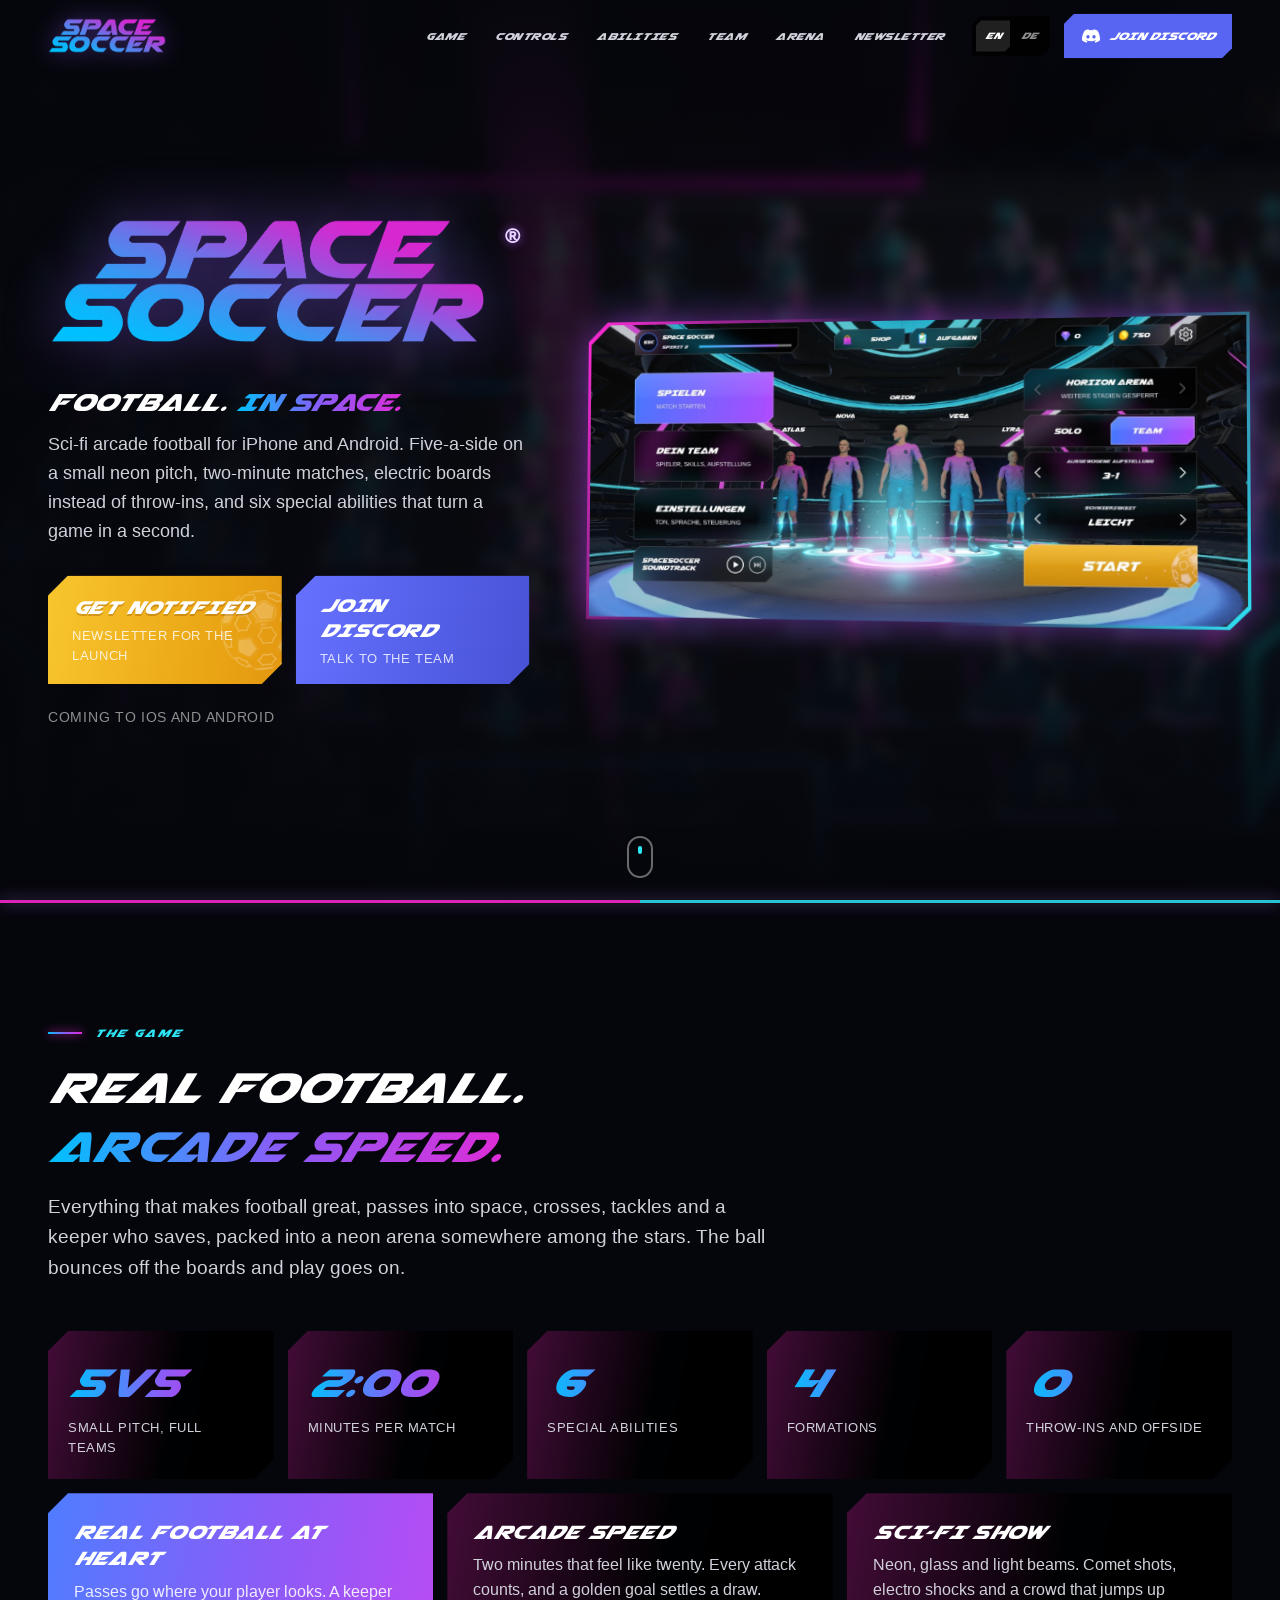
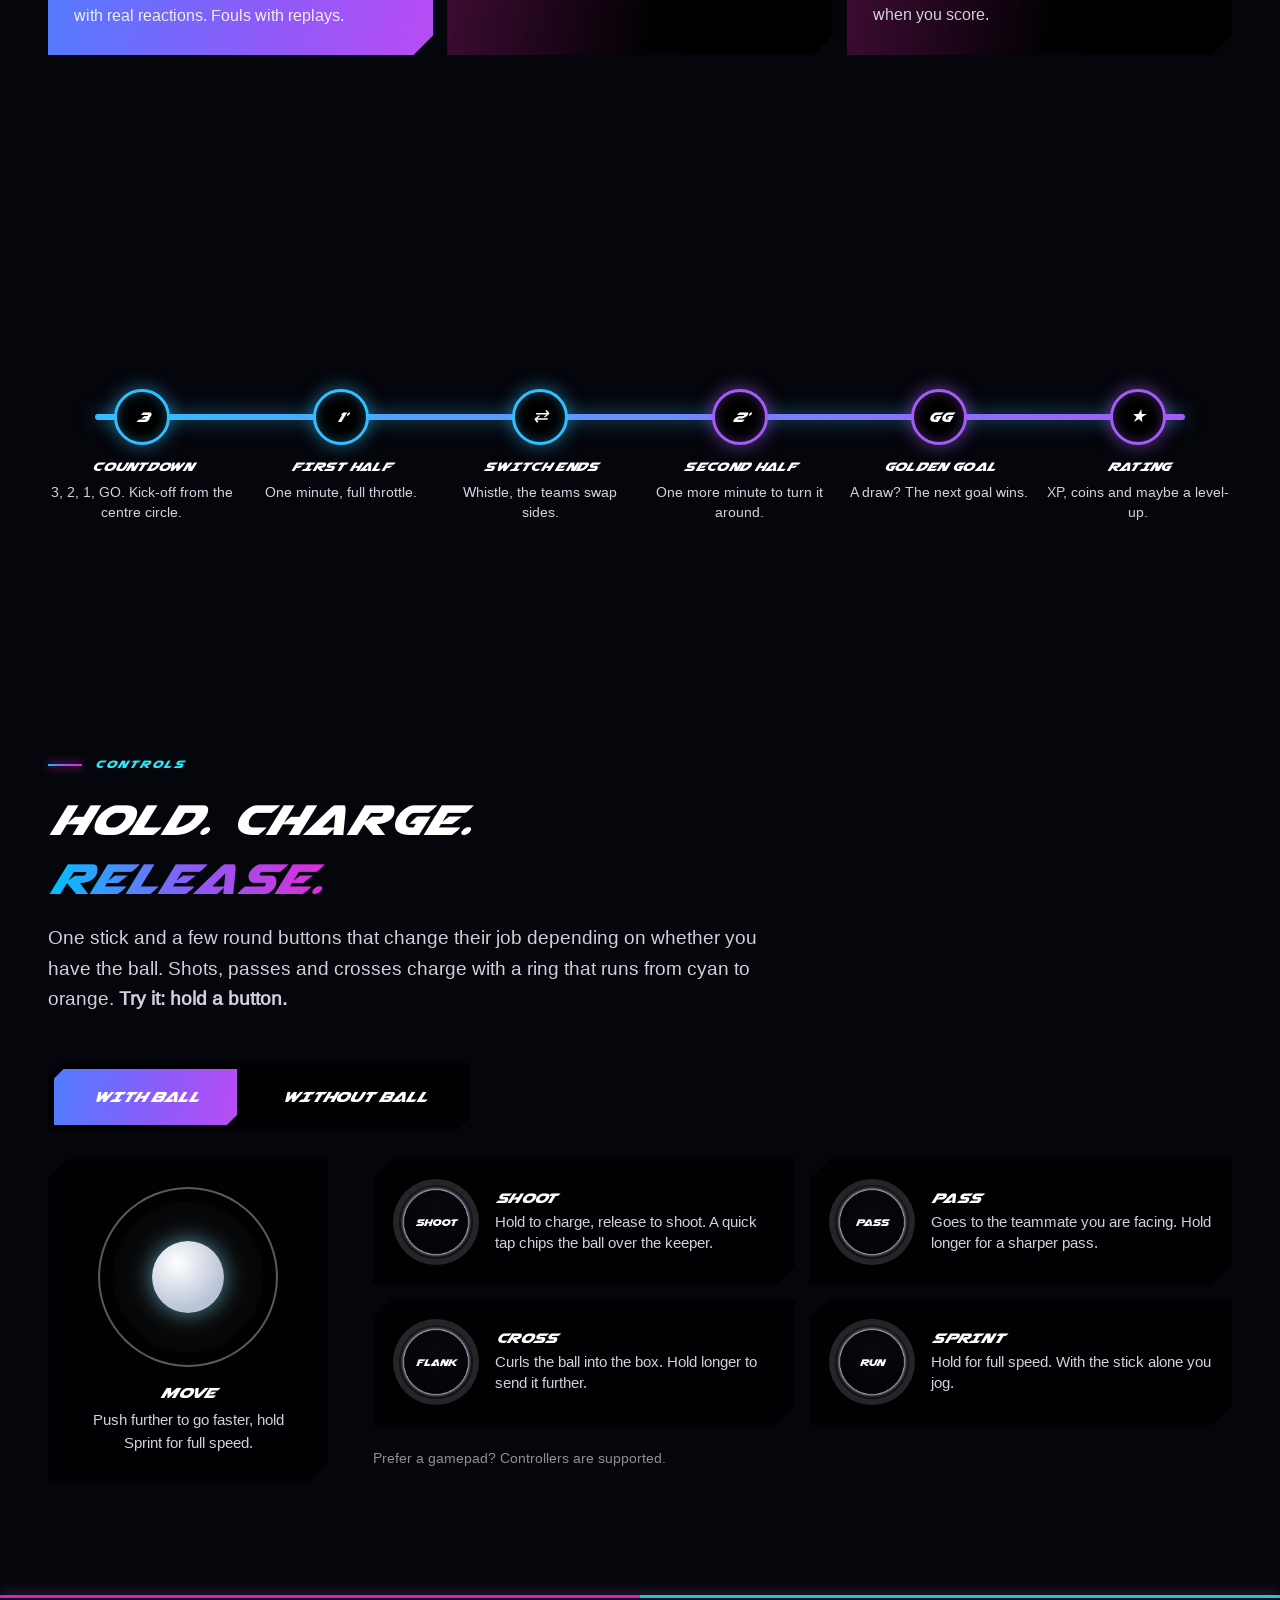
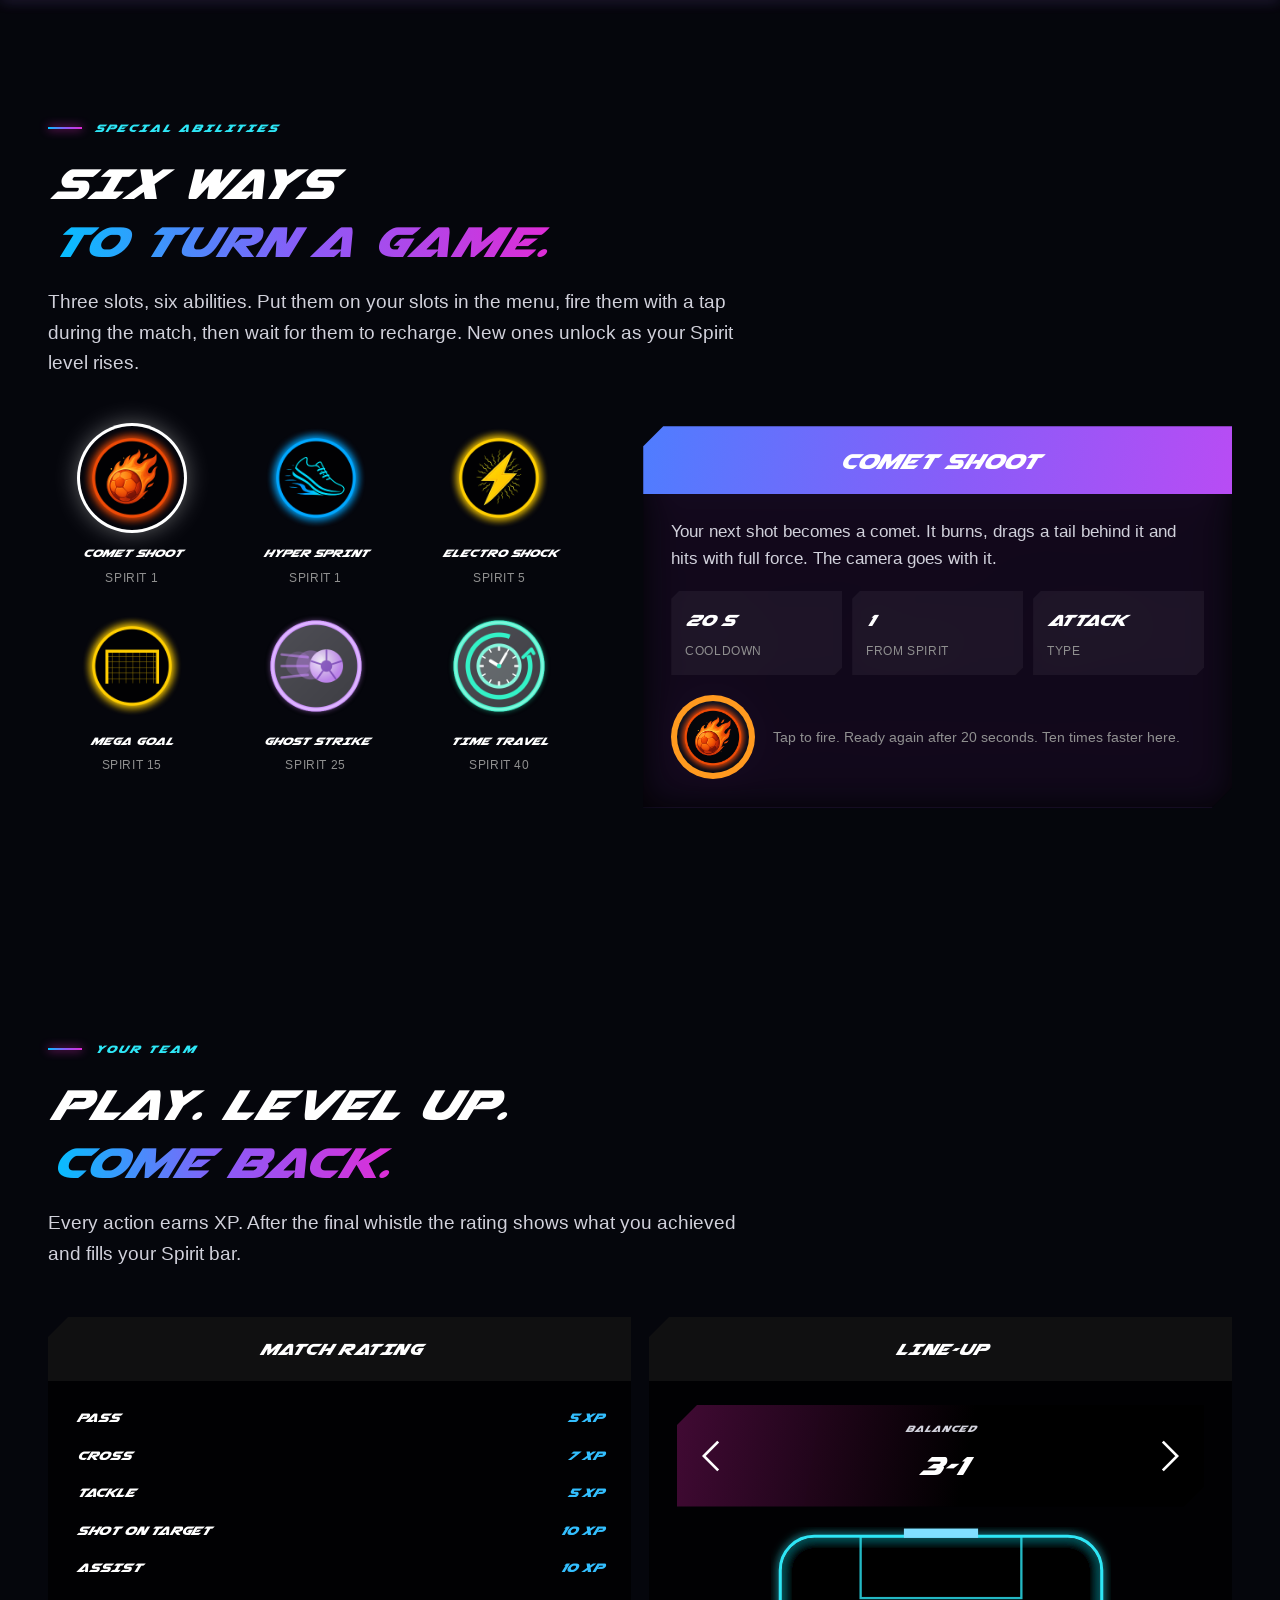
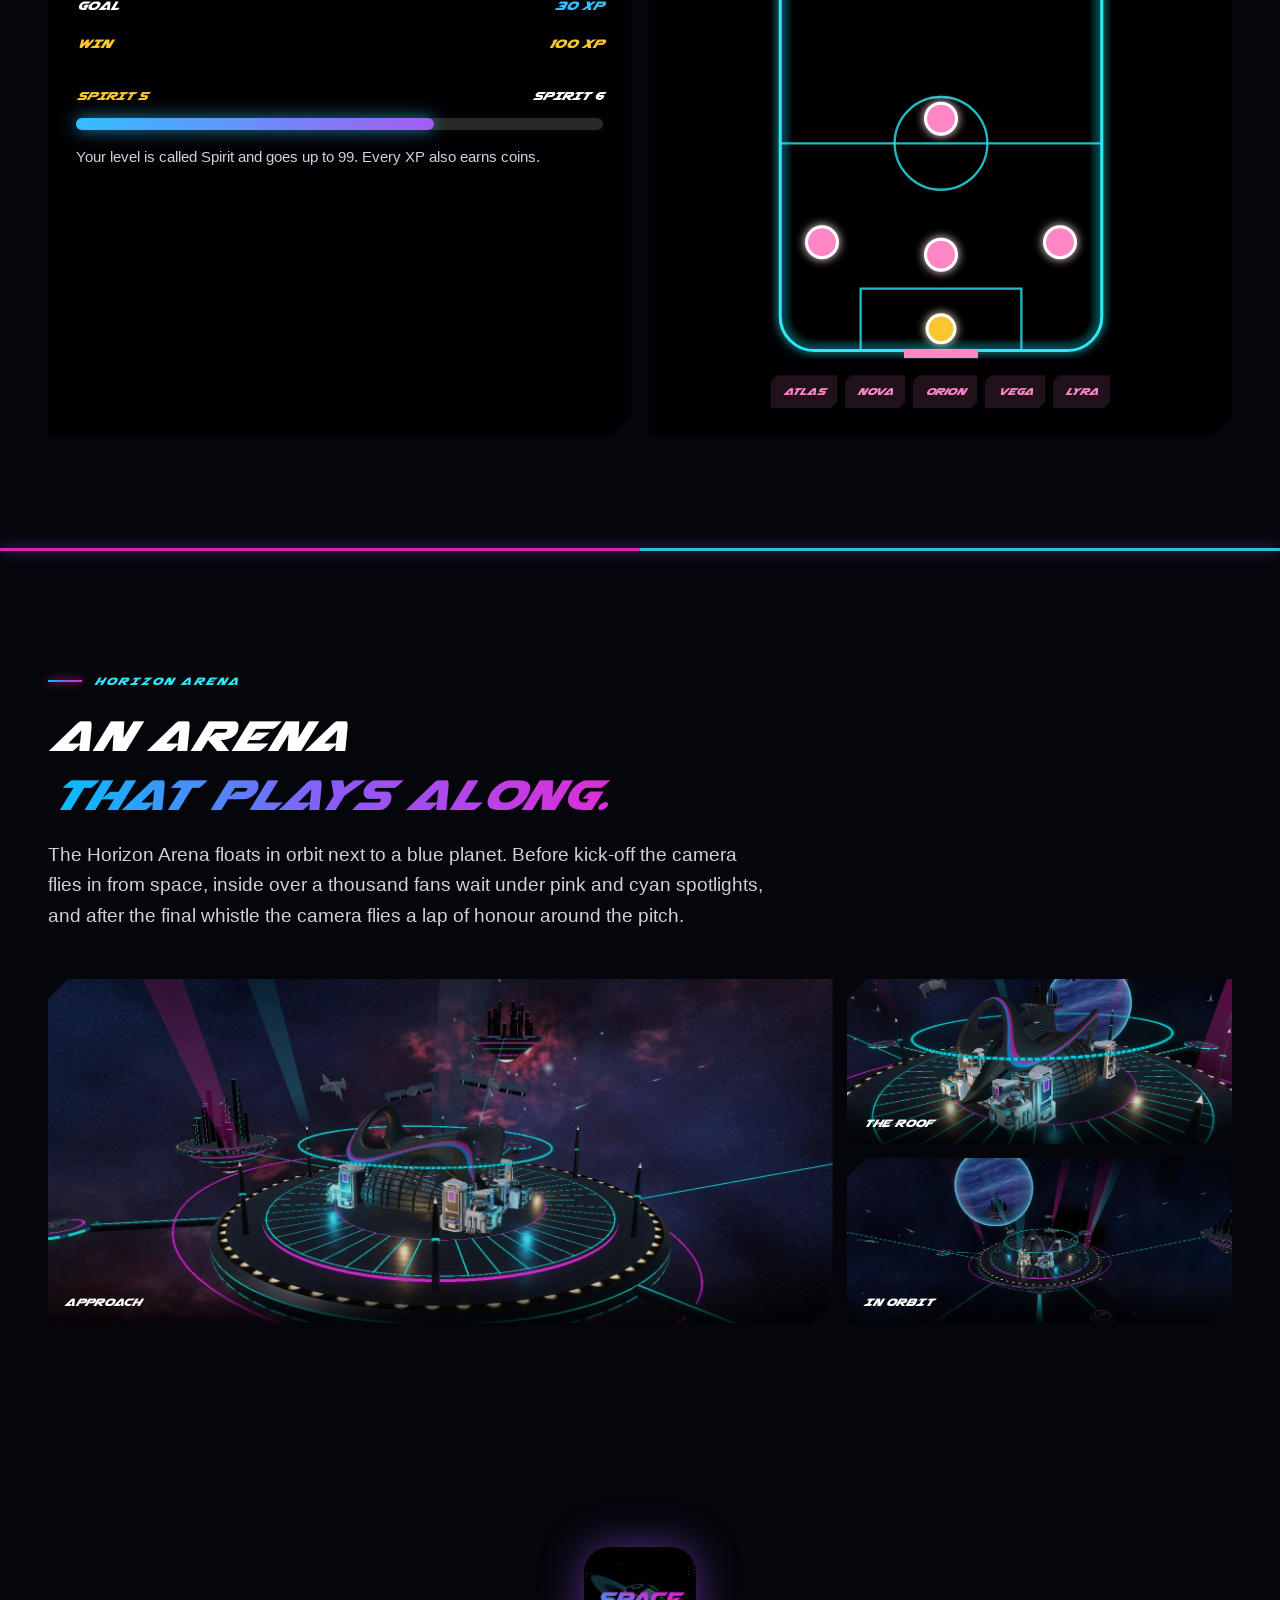
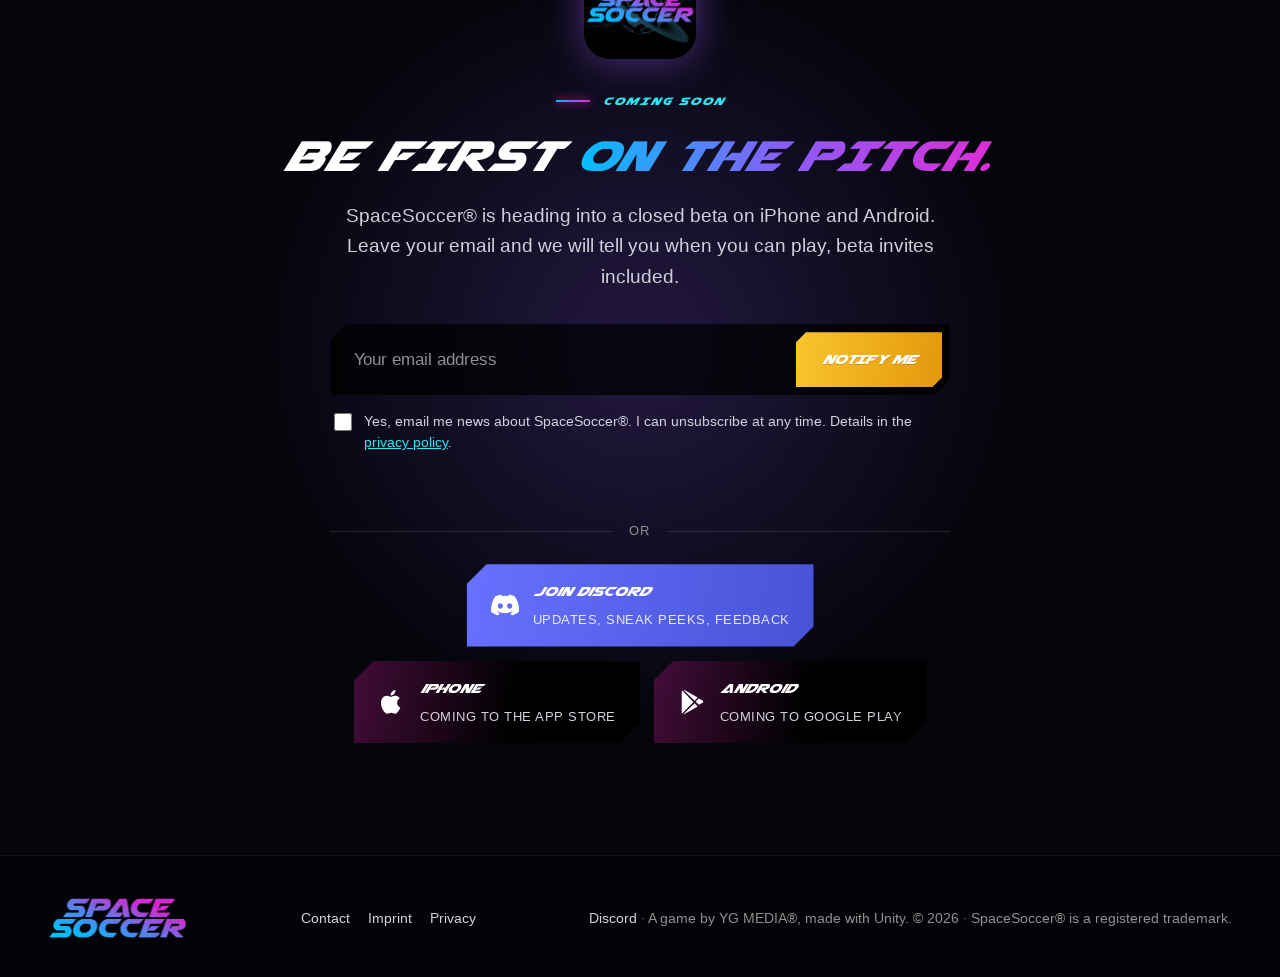
<file: index.html>
<!doctype html>
<html lang="en">
<head>
<meta charset="utf-8">
<meta name="viewport" content="width=device-width, initial-scale=1">
<title>SpaceSoccer®</title>
<meta name="description" content="SpaceSoccer®: sci-fi arcade football for iPhone and Android. Five-a-side, two-minute matches, electric boards and six special abilities. Coming soon.">
<meta name="theme-color" content="#05060c">
<meta property="og:title" content="SpaceSoccer®">
<meta property="og:description" content="Sci-fi arcade football for iPhone and Android. Five-a-side in the Horizon Arena. Coming soon.">
<meta property="og:image" content="https://www.space-soccer.com/assets/img/shot-menu.jpg">
<meta property="og:type" content="website">
<meta name="twitter:card" content="summary_large_image">
<link rel="icon" type="image/png" href="assets/img/app-icon.png">
<link rel="apple-touch-icon" href="assets/img/app-icon.png">
<link rel="preload" href="assets/fonts/Airstrike-Regular.ttf" as="font" type="font/ttf" crossorigin>
<style>
/* ------------------------------------------------------------------
   Fonts: the same two the game uses. Airstrike for everything you
   look at, Liberation Sans for sentences.
   ------------------------------------------------------------------ */
@font-face {
  font-family: "Airstrike";
  src: url("assets/fonts/Airstrike-Regular.ttf") format("truetype");
  font-display: swap;
}
@font-face {
  font-family: "Liberation Sans";
  src: local("Liberation Sans"), url("assets/fonts/LiberationSans.ttf") format("truetype");
  font-display: swap;
}

/* Colours: each one has a job, taken from the game's UI kit. */
:root {
  --bg: #05060c;
  --bg-2: #0a0b16;
  --surface: rgba(0, 0, 0, .75);
  --text: #ffffff;
  --body: #d1d1db;
  --caption: #8f8f8f;
  --home: #ff86c4;
  --guest: #81dfff;
  --fill: #33bfff;
  --neon-pink: #ff2bd6;
  --neon-cyan: #2ee6f6;
  --discord: #5865f2;
  --grad-play: linear-gradient(100deg, #4f7dff 0%, #8a5cf8 55%, #b84cf4 100%);
  --grad-gold: linear-gradient(100deg, #f8c62e 0%, #eaa514 70%, #e39710 100%);
  --grad-logo: linear-gradient(90deg, #00c2ff 0%, #8a5cf8 50%, #e02bd6 100%);
  --grad-tile: linear-gradient(100deg, rgba(118, 18, 92, .55) 0%, rgba(0, 0, 0, .82) 55%, rgba(0, 0, 0, .9) 100%);
  --cut: 20px;
  --gutter: clamp(16px, 4vw, 48px);
  --max: 1200px;
  --display: "Airstrike", "Arial Black", Impact, sans-serif;
  --sans: "Liberation Sans", Arial, Helvetica, sans-serif;
}

* { box-sizing: border-box; }
html { scroll-behavior: smooth; scroll-padding-top: 80px; }
body {
  margin: 0; background: var(--bg); color: var(--text);
  font-family: var(--sans); font-size: 17px; line-height: 1.6;
  overflow-x: hidden; -webkit-font-smoothing: antialiased;
}
img { max-width: 100%; height: auto; display: block; }
a { color: inherit; }
button, input { font: inherit; }
::selection { background: var(--neon-pink); color: #fff; }

.space {
  position: fixed; inset: 0; z-index: -2; pointer-events: none;
  background:
    radial-gradient(1px 1px at 12% 18%, #fff8 50%, transparent 51%),
    radial-gradient(1px 1px at 72% 12%, #fff6 50%, transparent 51%),
    radial-gradient(1.5px 1.5px at 38% 64%, #fff7 50%, transparent 51%),
    radial-gradient(1px 1px at 88% 52%, #fff5 50%, transparent 51%),
    radial-gradient(1px 1px at 22% 86%, #fff6 50%, transparent 51%),
    radial-gradient(1.5px 1.5px at 58% 34%, #fff5 50%, transparent 51%),
    radial-gradient(1px 1px at 94% 88%, #fff6 50%, transparent 51%),
    radial-gradient(60% 50% at 85% 0%, rgba(46, 230, 246, .10), transparent 70%),
    radial-gradient(50% 50% at 0% 100%, rgba(255, 43, 214, .10), transparent 70%),
    linear-gradient(180deg, var(--bg) 0%, var(--bg-2) 100%);
}

/* Shapes: a card is a rectangle with two cut corners like the menu
   tiles; a thing-button is a circle with the charge ring. */
.cut {
  clip-path: polygon(var(--cut) 0, 100% 0, 100% calc(100% - var(--cut)), calc(100% - var(--cut)) 100%, 0 100%, 0 var(--cut));
}
.glow-violet { filter: drop-shadow(0 0 18px rgba(170, 80, 250, .55)); }
.glow-gold   { filter: drop-shadow(0 0 16px rgba(248, 190, 40, .5)); }
.glow-discord { filter: drop-shadow(0 0 16px rgba(88, 101, 242, .6)); }

.display {
  font-family: var(--display); font-style: italic; font-weight: 400;
  text-transform: uppercase; letter-spacing: .02em; line-height: 1.05;
}
.caption { text-transform: uppercase; letter-spacing: .04em; color: var(--body); font-size: 13px; }
/* Gradient text: the italic letters lean out of their box, so the box
   gets room on the right or the last letter is cut off. */
.grad-text { background: var(--grad-logo); -webkit-background-clip: text; background-clip: text; color: transparent; padding-right: .14em; }

.wrap { width: min(var(--max), 100% - 2 * var(--gutter)); margin-inline: auto; }
section { position: relative; padding: clamp(64px, 9vw, 112px) 0; }
.section-head { margin-bottom: clamp(28px, 4.5vw, 48px); max-width: 720px; }
.eyebrow {
  font-family: var(--display); font-style: italic; text-transform: uppercase;
  font-size: 14px; letter-spacing: .14em; color: var(--neon-cyan);
  display: inline-flex; align-items: center; gap: 12px;
}
.eyebrow::before { content: ""; width: 34px; height: 2px; background: var(--grad-logo); box-shadow: 0 0 10px var(--neon-pink); }
h2.display { font-size: clamp(32px, 5vw, 56px); margin: 14px 0 16px; }
.lead { color: var(--body); font-size: clamp(16px, 1.5vw, 19px); margin: 0; }
.boardline { height: 3px; background: linear-gradient(90deg, var(--neon-pink) 0 50%, var(--neon-cyan) 50% 100%); box-shadow: 0 0 16px rgba(255, 43, 214, .5), 0 0 16px rgba(46, 230, 246, .4); opacity: .85; }

/* ------------------------------------------------------------------
   Header: logo left, sections, language switch, Discord button.
   ------------------------------------------------------------------ */
.top { position: fixed; top: 0; left: 0; right: 0; z-index: 50; transition: background .3s; }
.top.scrolled, .top.open { background: rgba(5, 6, 12, .9); backdrop-filter: blur(12px); -webkit-backdrop-filter: blur(12px); box-shadow: 0 1px 0 rgba(255, 255, 255, .06); }
.top-inner { display: flex; align-items: center; gap: 14px; height: 72px; }
.brand { display: block; flex: none; }
.brand img { height: 38px; width: auto; filter: drop-shadow(0 0 12px rgba(140, 90, 250, .45)); }
.nav { display: flex; gap: 2px; margin-left: auto; }
.nav a {
  font-family: var(--display); font-style: italic; text-transform: uppercase; text-decoration: none;
  font-size: 13px; letter-spacing: .04em; color: var(--body); padding: 10px 14px; --cut: 8px; transition: color .2s, background .2s;
}
.nav a:hover { color: #fff; background: rgba(255, 255, 255, .06); }
.nav a.active { color: #fff; background: var(--grad-play); }
.lang { display: flex; background: var(--surface); padding: 4px; gap: 2px; --cut: 8px; flex: none; }
.lang button {
  background: none; border: 0; color: var(--caption); cursor: pointer; padding: 6px 9px; --cut: 5px;
  font-family: var(--display); font-style: italic; font-size: 12px;
}
.lang button[aria-pressed="true"] { color: #fff; background: rgba(255, 255, 255, .12); }
.top-cta {
  display: inline-flex; align-items: center; gap: 9px; flex: none; text-decoration: none; color: #fff;
  background: var(--discord); padding: 11px 18px; --cut: 10px;
  font-family: var(--display); font-style: italic; text-transform: uppercase; font-size: 14px; transition: transform .15s;
}
.top-cta:hover { transform: translateY(-1px); }
.top-cta svg { width: 18px; height: 18px; flex: none; }
.menu-btn { display: none; width: 44px; height: 44px; border: 0; cursor: pointer; background: var(--surface); --cut: 10px; flex: none; }
.menu-btn span, .menu-btn span::before, .menu-btn span::after { display: block; width: 20px; height: 2px; background: #fff; margin: auto; position: relative; transition: transform .25s; }
.menu-btn span::before, .menu-btn span::after { content: ""; position: absolute; left: 0; }
.menu-btn span::before { top: -6px; } .menu-btn span::after { top: 6px; }
.top.open .menu-btn span { background: transparent; }
.top.open .menu-btn span::before { transform: translateY(6px) rotate(45deg); }
.top.open .menu-btn span::after { transform: translateY(-6px) rotate(-45deg); }

/* ------------------------------------------------------------------
   Hero
   ------------------------------------------------------------------ */
.hero { min-height: 100vh; min-height: 100svh; padding: 112px 0 72px; display: flex; align-items: center; isolation: isolate; overflow: hidden; }
.hero-bg { position: absolute; inset: 0; z-index: -1; }
.hero-bg img { width: 100%; height: 100%; object-fit: cover; object-position: 50% 30%; transform: scale(1.08); filter: blur(6px) saturate(1.2) brightness(.55); }
.hero-bg::after {
  content: ""; position: absolute; inset: 0;
  background:
    radial-gradient(70% 60% at 75% 45%, transparent 0%, rgba(5, 6, 12, .55) 100%),
    linear-gradient(90deg, rgba(5, 6, 12, .92) 0%, rgba(5, 6, 12, .6) 45%, rgba(5, 6, 12, .35) 100%),
    linear-gradient(0deg, var(--bg) 0%, transparent 35%),
    linear-gradient(180deg, rgba(5, 6, 12, .8) 0%, transparent 25%);
}
.hero-grid { display: grid; grid-template-columns: minmax(0, .85fr) minmax(0, 1.15fr); gap: clamp(28px, 4vw, 56px); align-items: center; }
.hero-logo { width: min(500px, 92%); filter: drop-shadow(0 0 30px rgba(140, 90, 250, .45)); }
.hero h1 { margin: 0; }
.logo-tm { position: relative; display: inline-block; }
.logo-tm .tm { position: absolute; right: 2%; top: 6%; font-family: var(--sans); font-size: clamp(14px, 1.6vw, 20px); color: #e9d8ff; text-shadow: 0 0 10px rgba(160, 90, 250, .8); }
@media (max-width: 560px) { .logo-tm .tm { right: 2%; } }
.hero-tag { font-size: clamp(22px, 2.6vw, 32px); margin: 24px 0 12px; }
.hero-copy { max-width: 520px; color: var(--body); font-size: clamp(16px, 1.45vw, 18px); margin: 0 0 30px; }
.hero-actions { display: flex; flex-wrap: wrap; gap: 14px; }
.hero-actions .btn { flex: 1 1 200px; min-width: 0; max-width: 260px; padding-inline: 24px; }
.hero-note { margin: 22px 0 0; color: var(--caption); font-size: 14px; text-transform: uppercase; letter-spacing: .05em; }
.hero-device { position: relative; transform: perspective(1400px) rotateY(-9deg) rotateX(2deg); transform-origin: 30% 50%; margin: 0; }
.hero-device .shot-frame { box-shadow: 0 30px 80px rgba(0, 0, 0, .6); }
.hero-device img { width: 100%; aspect-ratio: 2000 / 920; object-fit: cover; }

.btn {
  position: relative; display: inline-flex; flex-direction: column; justify-content: center;
  min-width: 210px; padding: 17px 30px 15px; text-decoration: none; color: #fff; border: 0; cursor: pointer; transition: transform .15s ease;
}
.btn:hover { transform: translateY(-2px); }
.btn:active { transform: translateY(1px); }
.btn .display { font-size: 24px; }
.btn small { text-transform: uppercase; font-size: 12.5px; letter-spacing: .05em; color: rgba(255, 255, 255, .8); margin-top: 6px; }
.btn-play { background: var(--grad-play); }
.btn-discord { background: linear-gradient(100deg, #6672ff, #4752d6); }
.btn-gold { background: var(--grad-gold); overflow: hidden; }
.btn-gold .display { text-shadow: 0 2px 0 rgba(150, 80, 0, .35); }
.btn-gold::after {
  content: ""; position: absolute; right: -22px; top: 50%; width: 86px; height: 86px; transform: translateY(-50%);
  background: url("assets/img/ball.png") center / contain no-repeat; opacity: .35;
}

.scroll-cue { position: absolute; left: 50%; bottom: 22px; transform: translateX(-50%); width: 26px; height: 42px; border: 2px solid rgba(255, 255, 255, .4); border-radius: 14px; }
.scroll-cue::after { content: ""; position: absolute; left: 50%; top: 8px; width: 4px; height: 8px; margin-left: -2px; border-radius: 2px; background: var(--neon-cyan); animation: cue 1.8s infinite; }
@keyframes cue { 0% { transform: translateY(0); opacity: 1; } 70% { transform: translateY(14px); opacity: 0; } 100% { opacity: 0; } }

/* ------------------------------------------------------------------
   The game: facts, pillars, match flow
   ------------------------------------------------------------------ */
.facts { display: grid; grid-template-columns: repeat(5, minmax(0, 1fr)); gap: 14px; margin-bottom: 14px; }
.fact { background: var(--grad-tile); padding: 24px 20px 20px; }
.fact .num { font-size: clamp(36px, 4.2vw, 52px); }
.fact .caption { margin-top: 8px; }
.pillars { display: grid; grid-template-columns: repeat(3, minmax(0, 1fr)); gap: 14px; }
.tile { padding: 26px 26px; background: var(--grad-tile); }
.tile.is-active { background: var(--grad-play); }
.tile h3 { margin: 0 0 8px; font-size: clamp(20px, 2vw, 25px); }
.tile p { margin: 0; color: var(--body); font-size: 15.5px; }
.tile.is-active p { color: rgba(255, 255, 255, .88); }

.match { margin-top: clamp(56px, 8vw, 96px); }
.countdown {
  font-family: var(--display); font-style: italic; font-size: clamp(100px, 16vw, 200px); line-height: 1.1;
  height: 1.1em; text-align: center; margin-bottom: 18px; filter: drop-shadow(0 0 24px rgba(160, 90, 250, .55));
}
/* Wide padding on the right: the slanted digits lean far out of their box. */
.countdown span { display: inline-block; padding: 0 .32em 0 .12em; animation: pop .9s ease-out both; background: var(--grad-logo); -webkit-background-clip: text; background-clip: text; color: transparent; }
@keyframes pop { 0% { transform: scale(1.8); opacity: 0; } 30% { transform: scale(1); opacity: 1; } 85% { opacity: 1; } 100% { transform: scale(.92); opacity: 0; } }
.countdown.go span { animation: popgo 1.6s ease-out both; }
@keyframes popgo { 0% { transform: scale(2); opacity: 0; } 25% { transform: scale(1); opacity: 1; } 100% { transform: scale(1); opacity: 1; } }
.flow { position: relative; display: grid; grid-template-columns: repeat(6, minmax(0, 1fr)); gap: 12px; list-style: none; padding: 0; margin: 0; }
.flow::before { content: ""; position: absolute; left: 4%; right: 4%; top: 25px; height: 6px; border-radius: 3px; background: linear-gradient(90deg, var(--fill), #a35cf5); box-shadow: 0 0 18px rgba(51, 191, 255, .6); }
.step { position: relative; text-align: center; }
.step .dot {
  width: 56px; height: 56px; margin: 0 auto 14px; border-radius: 50%; position: relative; background: #000; border: 3px solid var(--fill);
  display: grid; place-items: center; font-family: var(--display); font-style: italic; font-size: 18px;
  box-shadow: 0 0 18px rgba(51, 191, 255, .55), inset 0 0 12px rgba(51, 191, 255, .35);
}
.step:nth-child(n+4) .dot { border-color: #a35cf5; box-shadow: 0 0 18px rgba(163, 92, 245, .6), inset 0 0 12px rgba(163, 92, 245, .35); }
.step h3 { font-size: 16px; margin: 0 0 6px; }
.step p { font-size: 14px; color: var(--body); margin: 0; line-height: 1.45; }

/* ------------------------------------------------------------------
   Controls: tabs and round buttons with the charge ring.
   ------------------------------------------------------------------ */
.seg { display: inline-flex; background: var(--surface); padding: 6px; gap: 6px; --cut: 14px; margin-bottom: 28px; }
.seg button {
  font-family: var(--display); font-style: italic; text-transform: uppercase; font-size: clamp(15px, 1.7vw, 19px);
  background: transparent; color: #fff; border: 0; padding: 13px clamp(18px, 3vw, 38px); cursor: pointer; --cut: 10px;
}
.seg button[aria-selected="true"] { background: var(--grad-play); }
.pad { display: grid; grid-template-columns: 280px 1fr; gap: clamp(20px, 3.5vw, 48px); align-items: start; }
.stick-box { background: var(--surface); padding: 28px; text-align: center; }
.stick { width: 180px; height: 180px; margin: 0 auto 16px; border-radius: 50%; position: relative; touch-action: none; background: radial-gradient(circle, rgba(255, 255, 255, .06), rgba(255, 255, 255, .02) 60%, transparent 61%); border: 2px solid rgba(255, 255, 255, .35); }
.stick-knob { position: absolute; left: 50%; top: 50%; width: 72px; height: 72px; margin: -36px 0 0 -36px; border-radius: 50%; background: radial-gradient(circle at 35% 30%, #fff, #b9c3d6 70%); box-shadow: 0 0 22px rgba(129, 223, 255, .6); cursor: grab; transition: transform .25s cubic-bezier(.3, 1.6, .5, 1); }
.stick.dragging .stick-knob { transition: none; cursor: grabbing; }
.stick-box h3 { margin: 0 0 6px; font-size: 19px; }
.stick-box p { margin: 0; color: var(--body); font-size: 14.5px; }
.buttons { display: grid; grid-template-columns: repeat(2, minmax(0, 1fr)); gap: 14px; }
.ctl { background: var(--surface); padding: 20px; display: grid; grid-template-columns: 86px 1fr; gap: 16px; align-items: center; }
.ring {
  --p: 0; --c: var(--neon-cyan);
  width: 86px; height: 86px; border-radius: 50%; border: 0; padding: 0; cursor: pointer; position: relative;
  background: conic-gradient(var(--c) calc(var(--p) * 1turn), rgba(255, 255, 255, .14) 0);
  display: grid; place-items: center; touch-action: none; -webkit-user-select: none; user-select: none; transition: transform .12s;
}
.ring::before { content: ""; position: absolute; inset: 6px; border-radius: 50%; background: radial-gradient(circle at 50% 35%, #1b1d2e, #05060c); }
.ring img { position: relative; width: calc(100% - 10px); height: calc(100% - 10px); border-radius: 50%; pointer-events: none; transition: opacity .2s; }
.ring .fire-label { position: absolute; inset: 0; display: grid; place-items: center; font-family: var(--display); font-style: italic; font-size: 24px; color: #fff; text-shadow: 0 0 10px #000; }
.ring.cooling img { opacity: .3; }
.ring.pressed { transform: scale(.95); }
.ring.fired { animation: fire .45s ease-out; }
@keyframes fire { 0% { box-shadow: 0 0 0 0 rgba(255, 154, 31, .8); } 100% { box-shadow: 0 0 0 26px rgba(255, 154, 31, 0); } }
.ctl h3 { margin: 0 0 4px; font-size: 18px; }
.ctl p { margin: 0; color: var(--body); font-size: 14.5px; line-height: 1.5; }
.ctl-hint { margin: 22px 0 0; color: var(--caption); font-size: 14px; }
[role="tabpanel"][hidden] { display: none; }

/* ------------------------------------------------------------------
   Abilities
   ------------------------------------------------------------------ */
.fx { display: grid; grid-template-columns: 1fr 1.1fr; gap: clamp(28px, 5vw, 60px); align-items: start; }
.slots { display: grid; grid-template-columns: repeat(3, minmax(0, 1fr)); gap: 26px 16px; }
.slot { background: none; border: 0; color: #fff; cursor: pointer; display: flex; flex-direction: column; align-items: center; gap: 12px; padding: 0; }
.slot-icon { width: 104px; height: 104px; border-radius: 50%; transition: transform .2s, box-shadow .2s; }
.slot-icon img { width: 100%; height: 100%; }
.slot-name { font-family: var(--display); font-style: italic; font-size: 14px; text-transform: uppercase; text-align: center; }
.slot-lvl { font-size: 12px; color: var(--caption); text-transform: uppercase; letter-spacing: .05em; margin-top: -8px; }
.slot[aria-pressed="true"] .slot-icon { box-shadow: 0 0 0 3px #fff, 0 0 26px rgba(255, 255, 255, .45); }
.slot:hover .slot-icon { transform: scale(1.06); }
.fx-card { background: var(--surface); overflow: hidden; }
.fx-card-head { height: 68px; display: flex; align-items: center; justify-content: center; background: var(--grad-play); }
.fx-card-head h3 { margin: 0; font-size: clamp(22px, 2.5vw, 28px); }
.fx-card-body { padding: 24px 28px 28px; }
.fx-card-body > p { color: var(--body); margin: 0 0 18px; }
.fx-meta { display: grid; grid-template-columns: repeat(3, minmax(0, 1fr)); gap: 10px; margin-bottom: 20px; }
.fx-meta div { background: rgba(255, 255, 255, .05); padding: 12px 14px; --cut: 8px; }
.fx-meta b { display: block; font-family: var(--display); font-style: italic; font-weight: 400; font-size: 21px; }
.fx-meta span { font-size: 12px; color: var(--caption); text-transform: uppercase; letter-spacing: .05em; }
.fx-fire { display: flex; align-items: center; gap: 18px; }
.fx-fire .ring { width: 84px; height: 84px; flex: none; }
.fx-fire p { margin: 0; font-size: 14px; color: var(--caption); }
.shot-frame { padding: 3px; background: linear-gradient(120deg, var(--neon-pink), transparent 35%, transparent 65%, var(--neon-cyan)); }
.fx-shot { margin: 16px 0 0; }
.fx-shot[hidden] { display: none; }
.fx-shot img { width: 100%; aspect-ratio: 16 / 7.4; object-fit: cover; object-position: 30% 30%; }

/* ------------------------------------------------------------------
   Team: XP, Spirit rail, formation picker
   ------------------------------------------------------------------ */
.prog { display: grid; grid-template-columns: 1fr 1fr; gap: 18px; }
.panel { background: var(--surface); overflow: hidden; }
.panel-head { height: 64px; display: flex; align-items: center; justify-content: center; background: rgba(255, 255, 255, .06); }
.panel-head h3 { margin: 0; font-size: 21px; }
.panel-body { padding: 24px 28px 28px; }
.xp-rows { display: grid; grid-template-columns: 1fr auto; gap: 12px 24px; margin: 0; }
.xp-rows dt, .xp-rows dd { font-family: var(--display); font-style: italic; text-transform: uppercase; font-size: 16px; margin: 0; }
.xp-rows dd { color: var(--fill); text-align: right; }
.xp-rows .win { color: #f8c62e !important; }
.spirit { margin-top: 28px; }
.spirit-row { display: flex; justify-content: space-between; font-family: var(--display); font-style: italic; text-transform: uppercase; font-size: 15px; margin-bottom: 10px; }
.spirit-row .from { color: #f8c62e; }
.rail { height: 12px; background: rgba(217, 217, 217, .18); border-radius: 6px; position: relative; }
.rail i { position: absolute; left: 0; top: 0; bottom: 0; width: 0; border-radius: 6px; background: linear-gradient(90deg, var(--fill), #a35cf5); box-shadow: 0 0 16px rgba(51, 191, 255, .7); transition: width 1.8s cubic-bezier(.2, .8, .2, 1); }
.rail.run i { width: 68%; }
.spirit p { color: var(--body); font-size: 14.5px; margin: 16px 0 0; }
.picker { display: grid; grid-template-columns: 52px 1fr 52px; align-items: center; background: var(--grad-tile); padding: 14px 8px; margin-bottom: 20px; }
.picker button { background: none; border: 0; color: #fff; cursor: pointer; height: 52px; display: grid; place-items: center; border-radius: 50%; }
.picker button:hover { background: rgba(255, 255, 255, .08); }
.picker button svg { width: 18px; height: 34px; }
.picker-mid { text-align: center; }
.picker-mid small { display: block; font-family: var(--display); font-style: italic; font-size: 12px; text-transform: uppercase; color: var(--body); letter-spacing: .06em; }
.picker-mid b { display: block; font-family: var(--display); font-style: italic; font-weight: 400; font-size: 34px; }
.pitch { width: 100%; max-width: 340px; margin: 0 auto; display: block; }
.pitch .p-dot { transition: cx .5s cubic-bezier(.3, 1.3, .5, 1), cy .5s cubic-bezier(.3, 1.3, .5, 1); }
.team-names { display: flex; flex-wrap: wrap; justify-content: center; gap: 8px; margin-top: 16px; }
.team-names span { font-family: var(--display); font-style: italic; font-size: 13px; padding: 6px 12px; background: rgba(255, 134, 196, .12); color: var(--home); --cut: 6px; }

/* ------------------------------------------------------------------
   Arena gallery
   ------------------------------------------------------------------ */
.gallery { display: grid; grid-template-columns: repeat(6, minmax(0, 1fr)); grid-auto-rows: 165px; gap: 14px; }
.g { position: relative; overflow: hidden; border: 0; padding: 0; cursor: zoom-in; background: #000; }
.g img { width: 100%; height: 100%; object-fit: cover; transition: transform .6s ease; }
.g:hover img { transform: scale(1.05); }
.g span { position: absolute; left: 0; bottom: 0; width: 100%; padding: 10px 16px; text-align: left; background: linear-gradient(0deg, rgba(0, 0, 0, .85), transparent); font-family: var(--display); font-style: italic; font-size: 14px; text-transform: uppercase; color: #fff; }
.g1 { grid-column: span 4; grid-row: span 2; }
.g2, .g3 { grid-column: span 2; }
.lightbox { position: fixed; inset: 0; z-index: 100; background: rgba(0, 0, 0, .92); display: none; place-items: center; padding: 24px; }
.lightbox.open { display: grid; }
.lightbox img { max-height: 86vh; width: auto; box-shadow: 0 0 60px rgba(160, 90, 250, .35); }
.lightbox button { position: absolute; top: 20px; right: 20px; width: 56px; height: 56px; border: 0; cursor: pointer; background: var(--surface); color: #fff; font-size: 26px; --cut: 10px; }

/* ------------------------------------------------------------------
   Sign-up
   ------------------------------------------------------------------ */
.signup { text-align: center; overflow: hidden; }
.signup::before { content: ""; position: absolute; left: 50%; top: 50%; width: 900px; height: 900px; transform: translate(-50%, -50%); background: radial-gradient(circle, rgba(140, 90, 250, .22), transparent 60%); z-index: -1; }
.signup-icon { width: 112px; height: 112px; margin: 0 auto 24px; border-radius: 26px; box-shadow: 0 0 40px rgba(160, 90, 250, .5); }
.signup .lead { margin: 0 auto 32px; max-width: 600px; }
.form { max-width: 620px; margin: 0 auto; text-align: left; }
.form-row { display: flex; gap: 10px; background: var(--surface); padding: 8px; --cut: 16px; }
.form-row input { flex: 1; min-width: 0; background: transparent; border: 0; color: #fff; padding: 14px 16px; font-size: 17px; outline: none; }
.form-row input::placeholder { color: var(--caption); }
.form-row:focus-within { box-shadow: inset 0 0 0 2px rgba(46, 230, 246, .6); }
.form-row button {
  flex: none; border: 0; cursor: pointer; color: #fff; background: var(--grad-gold); padding: 14px 26px; --cut: 10px;
  font-family: var(--display); font-style: italic; text-transform: uppercase; font-size: 17px; text-shadow: 0 1px 0 rgba(150, 80, 0, .35);
}
.form-row button:disabled { opacity: .6; cursor: progress; }
.consent { display: flex; gap: 12px; align-items: flex-start; margin: 16px 4px 0; color: var(--body); font-size: 14px; line-height: 1.5; cursor: pointer; }
.consent input { width: 18px; height: 18px; margin: 2px 0 0; flex: none; accent-color: #8a5cf8; }
.form-status { min-height: 24px; margin: 14px 4px 0; font-size: 15px; }
.form-status.ok { color: #7dffb1; }
.form-status.err { color: #ff8fa3; }
.hp { position: absolute; left: -9999px; width: 1px; height: 1px; overflow: hidden; }
.or { display: flex; align-items: center; gap: 16px; max-width: 620px; margin: 30px auto 22px; color: var(--caption); font-size: 13px; text-transform: uppercase; letter-spacing: .08em; }
.or::before, .or::after { content: ""; flex: 1; height: 1px; background: rgba(255, 255, 255, .12); }
.platforms { display: flex; flex-wrap: wrap; justify-content: center; gap: 14px; }
.platform { display: flex; align-items: center; gap: 14px; padding: 14px 24px; background: var(--grad-tile); text-align: left; text-decoration: none; color: #fff; }
.platform svg { width: 28px; height: 28px; flex: none; }
.platform b { display: block; font-family: var(--display); font-style: italic; font-weight: 400; font-size: 17px; }
.platform span { font-size: 12.5px; color: var(--body); text-transform: uppercase; letter-spacing: .04em; }
a.platform { transition: transform .15s; }
a.platform:hover { transform: translateY(-2px); }
.platform.discord { background: linear-gradient(100deg, #6672ff, #4752d6); }
.platform.discord span { color: rgba(255, 255, 255, .85); }

footer { padding: 40px 0 36px; border-top: 1px solid rgba(255, 255, 255, .06); background: rgba(0, 0, 0, .45); }
.foot { display: flex; flex-wrap: wrap; align-items: center; justify-content: space-between; gap: 18px; }
.foot img { width: 140px; }
.foot p { margin: 0; color: var(--caption); font-size: 14px; }
.foot-links { display: flex; gap: 18px; }
.foot-links a, .foot p a { color: var(--body); text-decoration: none; font-size: 14px; }
.foot-links a:hover, .foot p a:hover { color: #fff; }
.consent a { color: var(--neon-cyan); }
.foot a { color: var(--body); text-decoration: none; }
.foot a:hover { color: #fff; }

.reveal { opacity: 0; transform: translateY(24px); transition: opacity .8s ease, transform .8s ease; }
.reveal.in { opacity: 1; transform: none; }

/* ------------------------------------------------------------------
   Responsive
   ------------------------------------------------------------------ */
@media (max-width: 1040px) {
  .facts { grid-template-columns: repeat(3, minmax(0, 1fr)); }
  .nav a { padding: 10px 10px; }
}
@media (max-width: 920px) {
  .menu-btn { display: block; }
  .nav { position: absolute; top: 72px; left: 0; right: 0; flex-direction: column; gap: 0; margin: 0; background: rgba(5, 6, 12, .97); padding: 8px var(--gutter) 18px; display: none; }
  .top.open .nav { display: flex; }
  .nav a { font-size: 17px; padding: 14px 12px; }
  .lang { margin-left: auto; }
  .hero-grid, .fx, .prog, .pad, .pillars { grid-template-columns: minmax(0, 1fr); }
  .hero-device { transform: none; }
  .hero { padding-top: 100px; }
  .flow { grid-template-columns: repeat(3, minmax(0, 1fr)); row-gap: 30px; }
  .flow::before { display: none; }
  .gallery { grid-template-columns: repeat(2, minmax(0, 1fr)); grid-auto-rows: 150px; }
  .g1 { grid-column: span 2; grid-row: span 2; }
  .g2, .g3 { grid-column: span 1; grid-row: span 1; }
  .stick-box { max-width: 420px; }
}
@media (max-width: 680px) { .buttons { grid-template-columns: minmax(0, 1fr); } }
@media (max-width: 560px) {
  body { font-size: 16px; }
  .brand img { height: 30px; }
  .top-inner { gap: 8px; }
  .top-cta { padding: 10px 12px; font-size: 12px; }
  .top-cta .cta-word { display: none; }
  .lang button { padding: 6px 7px; }
  .facts { grid-template-columns: repeat(2, minmax(0, 1fr)); }
  .fact:last-child { grid-column: span 2; }
  .flow { grid-template-columns: repeat(2, minmax(0, 1fr)); }
  .btn { min-width: 0; width: 100%; }
  .hero-actions .btn { max-width: none; flex-basis: 100%; }
  .slots { gap: 22px 8px; }
  .slot-icon { width: 86px; height: 86px; }
  .slot-name { font-size: 12px; }
  .fx-meta { grid-template-columns: minmax(0, 1fr) minmax(0, 1fr); }
  .fx-meta div:last-child { grid-column: span 2; }
  .ctl { grid-template-columns: 76px 1fr; padding: 16px; }
  .ctl .ring { width: 76px; height: 76px; }
  .seg { display: flex; }
  .seg button { flex: 1; padding: 12px 8px; }
  .panel-body, .fx-card-body { padding: 20px 18px 22px; }
  .form-row { flex-direction: column; }
  .form-row button { width: 100%; }
  .platform { width: 100%; }
}
@media (prefers-reduced-motion: reduce) {
  html { scroll-behavior: auto; }
  *, *::before, *::after { animation: none !important; transition: none !important; }
  .reveal { opacity: 1; transform: none; }
}
</style>
</head>
<body>
<div class="space" aria-hidden="true"></div>

<!-- Discord icon, used in three places -->
<svg width="0" height="0" style="position:absolute" aria-hidden="true">
  <symbol id="i-discord" viewBox="0 0 24 24"><path fill="#fff" d="M20.3 4.4A19.8 19.8 0 0 0 15.4 3l-.6 1.3a18.3 18.3 0 0 0-5.5 0L8.6 3a19.7 19.7 0 0 0-4.9 1.5C.6 9.1-.3 13.6.1 18.1a19.9 19.9 0 0 0 6 3l1.3-2.1a13 13 0 0 1-2-1l.5-.4a14.2 14.2 0 0 0 12.2 0l.5.4c-.6.4-1.3.7-2 1l1.3 2.1a19.8 19.8 0 0 0 6-3c.5-5.2-.9-9.7-3.6-13.7zM8 15.3c-1.2 0-2.2-1.1-2.2-2.4S6.8 10.5 8 10.5s2.2 1.1 2.2 2.4-1 2.4-2.2 2.4zm8 0c-1.2 0-2.2-1.1-2.2-2.4s1-2.4 2.2-2.4 2.2 1.1 2.2 2.4-1 2.4-2.2 2.4z"/></symbol>
</svg>

<!-- ================================================================= -->
<header class="top" id="top">
  <div class="wrap top-inner">
    <a class="brand" href="#start" aria-label="SpaceSoccer®" data-i18n-attr="aria-label:a11y.home"><img src="assets/img/logo.png" alt="SpaceSoccer®" width="1125" height="358"></a>
    <nav class="nav" aria-label="Sections" data-i18n-attr="aria-label:a11y.sections">
      <a class="cut" href="#game" data-i18n="nav.game">Game</a>
      <a class="cut" href="#controls" data-i18n="nav.controls">Controls</a>
      <a class="cut" href="#abilities" data-i18n="nav.abilities">Abilities</a>
      <a class="cut" href="#team" data-i18n="nav.team">Team</a>
      <a class="cut" href="#arena" data-i18n="nav.arena">Arena</a>
      <a class="cut" href="#signup" data-i18n="nav.news">Newsletter</a>
    </nav>
    <div class="lang cut" role="group" aria-label="Language">
      <button class="cut" data-lang="en" aria-pressed="true" lang="en" title="English">EN</button>
      <button class="cut" data-lang="de" aria-pressed="false" lang="de" title="Deutsch">DE</button>
    </div>
    <a class="top-cta cut glow-discord" href="https://discord.gg/r3qjjvZu45" target="_blank" rel="noopener" aria-label="Join our Discord" data-i18n-attr="aria-label:a11y.discord">
      <svg aria-hidden="true"><use href="#i-discord"/></svg>
      <span class="cta-word" data-i18n="cta.discord">Join Discord</span>
    </a>
    <button class="menu-btn cut" aria-label="Open menu" aria-expanded="false" data-i18n-attr="aria-label:a11y.menu"><span></span></button>
  </div>
</header>

<main>
<!-- ================================================================= -->
<section class="hero" id="start">
  <div class="hero-bg" aria-hidden="true"><img src="assets/img/shot-stadium.jpg" alt=""></div>
  <div class="wrap hero-grid">
    <div>
      <h1 class="logo-tm"><img class="hero-logo" src="assets/img/logo.png" alt="SpaceSoccer®" width="1125" height="358"><span class="tm" aria-hidden="true">®</span></h1>
      <p class="hero-tag display"><span data-i18n="hero.tag1">Football.</span> <span class="grad-text" data-i18n="hero.tag2">In space.</span></p>
      <p class="hero-copy" data-i18n="hero.copy">Sci-fi arcade football for iPhone and Android. Five-a-side on a small neon pitch, two-minute matches, electric boards instead of throw-ins, and six special abilities that turn a game in a second.</p>
      <div class="hero-actions">
        <a class="btn btn-gold cut glow-gold" href="#signup"><span class="display" data-i18n="hero.btn1">Get notified</span><small data-i18n="hero.btn1s">Newsletter for the launch</small></a>
        <a class="btn btn-discord cut glow-discord" href="https://discord.gg/r3qjjvZu45" target="_blank" rel="noopener"><span class="display" data-i18n="hero.btn2">Join Discord</span><small data-i18n="hero.btn2s">Talk to the team</small></a>
      </div>
      <p class="hero-note" data-i18n="hero.note">Coming to iOS and Android</p>
    </div>
    <figure class="hero-device glow-violet">
      <div class="shot-frame cut"><img class="cut" src="assets/img/shot-menu.jpg" width="2000" height="920" fetchpriority="high" alt="The SpaceSoccer® main menu: five players on glowing pads, play options on the left and the start button on the right" data-i18n-attr="alt:alt.menu"></div>
    </figure>
  </div>
  <a class="scroll-cue" href="#game" aria-label="Scroll down" data-i18n-attr="aria-label:a11y.down"></a>
</section>

<div class="boardline"></div>

<!-- ================================================================= -->
<section id="game">
  <div class="wrap">
    <div class="section-head reveal">
      <span class="eyebrow" data-i18n="game.eyebrow">The game</span>
      <h2 class="display"><span data-i18n="game.h1">Real football.</span><br><span class="grad-text" data-i18n="game.h2">Arcade speed.</span></h2>
      <p class="lead" data-i18n="game.lead">Everything that makes football great, passes into space, crosses, tackles and a keeper who saves, packed into a neon arena somewhere among the stars. The ball bounces off the boards and play goes on.</p>
    </div>

    <div class="facts reveal">
      <div class="fact cut"><div class="num display grad-text">5v5</div><div class="caption" data-i18n="fact.1">Small pitch, full teams</div></div>
      <div class="fact cut"><div class="num display grad-text">2:00</div><div class="caption" data-i18n="fact.2">Minutes per match</div></div>
      <div class="fact cut"><div class="num display grad-text">6</div><div class="caption" data-i18n="fact.3">Special abilities</div></div>
      <div class="fact cut"><div class="num display grad-text">4</div><div class="caption" data-i18n="fact.4">Formations</div></div>
      <div class="fact cut"><div class="num display grad-text">0</div><div class="caption" data-i18n="fact.5">Throw-ins and offside</div></div>
    </div>

    <div class="pillars reveal">
      <div class="tile is-active cut"><h3 class="display" data-i18n="pillar.1h">Real football at heart</h3><p data-i18n="pillar.1p">Passes go where your player looks. A keeper with real reactions. Fouls with replays.</p></div>
      <div class="tile cut"><h3 class="display" data-i18n="pillar.2h">Arcade speed</h3><p data-i18n="pillar.2p">Two minutes that feel like twenty. Every attack counts, and a golden goal settles a draw.</p></div>
      <div class="tile cut"><h3 class="display" data-i18n="pillar.3h">Sci-fi show</h3><p data-i18n="pillar.3p">Neon, glass and light beams. Comet shots, electro shocks and a crowd that jumps up when you score.</p></div>
    </div>

    <div class="match">
      <div class="countdown" id="countdown" aria-hidden="true"><span>3</span></div>
      <ol class="flow reveal">
        <li class="step"><div class="dot">3</div><h3 class="display" data-i18n="flow.1h">Countdown</h3><p data-i18n="flow.1p">3, 2, 1, GO. Kick-off from the centre circle.</p></li>
        <li class="step"><div class="dot">1'</div><h3 class="display" data-i18n="flow.2h">First half</h3><p data-i18n="flow.2p">One minute, full throttle.</p></li>
        <li class="step"><div class="dot">⇄</div><h3 class="display" data-i18n="flow.3h">Switch ends</h3><p data-i18n="flow.3p">Whistle, the teams swap sides.</p></li>
        <li class="step"><div class="dot">2'</div><h3 class="display" data-i18n="flow.4h">Second half</h3><p data-i18n="flow.4p">One more minute to turn it around.</p></li>
        <li class="step"><div class="dot">GG</div><h3 class="display" data-i18n="flow.5h">Golden goal</h3><p data-i18n="flow.5p">A draw? The next goal wins.</p></li>
        <li class="step"><div class="dot">★</div><h3 class="display" data-i18n="flow.6h">Rating</h3><p data-i18n="flow.6p">XP, coins and maybe a level-up.</p></li>
      </ol>
    </div>
  </div>
</section>

<!-- ================================================================= -->
<section id="controls">
  <div class="wrap">
    <div class="section-head reveal">
      <span class="eyebrow" data-i18n="ctl.eyebrow">Controls</span>
      <h2 class="display"><span data-i18n="ctl.h1">Hold. Charge.</span><br><span class="grad-text" data-i18n="ctl.h2">Release.</span></h2>
      <p class="lead" data-i18n="ctl.lead">One stick and a few round buttons that change their job depending on whether you have the ball. Shots, passes and crosses charge with a ring that runs from cyan to orange. <strong>Try it: hold a button.</strong></p>
    </div>

    <div class="seg cut reveal" role="tablist" aria-label="Button layout" data-i18n-attr="aria-label:a11y.layout">
      <button class="cut" role="tab" id="tab-ball" aria-controls="panel-ball" aria-selected="true" data-i18n="ctl.tab1">With ball</button>
      <button class="cut" role="tab" id="tab-noball" aria-controls="panel-noball" aria-selected="false" tabindex="-1" data-i18n="ctl.tab2">Without ball</button>
    </div>

    <div class="pad reveal">
      <div class="stick-box cut">
        <div class="stick" id="stick" aria-hidden="true"><div class="stick-knob"></div></div>
        <h3 class="display" data-i18n="ctl.move">Move</h3>
        <p data-i18n="ctl.movep">Push further to go faster, hold Sprint for full speed.</p>
      </div>
      <div>
        <div role="tabpanel" id="panel-ball" aria-labelledby="tab-ball">
          <div class="buttons">
            <div class="ctl cut"><button class="ring" data-charge aria-labelledby="h-shoot"><img src="assets/img/ui/btn-shoot.png" alt="" width="217" height="217"></button><div><h3 class="display" id="h-shoot" data-i18n="b.shoot">Shoot</h3><p data-i18n="b.shootp">Hold to charge, release to shoot. A quick tap chips the ball over the keeper.</p></div></div>
            <div class="ctl cut"><button class="ring" data-charge aria-labelledby="h-pass"><img src="assets/img/ui/btn-pass.png" alt="" width="217" height="217"></button><div><h3 class="display" id="h-pass" data-i18n="b.pass">Pass</h3><p data-i18n="b.passp">Goes to the teammate you are facing. Hold longer for a sharper pass.</p></div></div>
            <div class="ctl cut"><button class="ring" data-charge aria-labelledby="h-cross"><img src="assets/img/ui/btn-flank.png" alt="" width="217" height="217"></button><div><h3 class="display" id="h-cross" data-i18n="b.cross">Cross</h3><p data-i18n="b.crossp">Curls the ball into the box. Hold longer to send it further.</p></div></div>
            <div class="ctl cut"><button class="ring" data-charge aria-labelledby="h-sprint"><img src="assets/img/ui/btn-run.png" alt="" width="217" height="217"></button><div><h3 class="display" id="h-sprint" data-i18n="b.sprint">Sprint</h3><p data-i18n="b.sprintp">Hold for full speed. With the stick alone you jog.</p></div></div>
          </div>
        </div>
        <div role="tabpanel" id="panel-noball" aria-labelledby="tab-noball" hidden>
          <div class="buttons">
            <div class="ctl cut"><button class="ring" data-charge aria-labelledby="h-tackle"><img src="assets/img/ui/btn-tackle.png" alt="" width="217" height="217"></button><div><h3 class="display" id="h-tackle" data-i18n="b.tackle">Tackle</h3><p data-i18n="b.tacklep">Win the ball standing up. Timing matters, a miss costs you a moment.</p></div></div>
            <div class="ctl cut"><button class="ring" data-charge aria-labelledby="h-slide"><img src="assets/img/ui/btn-defend.png" alt="" width="217" height="217"></button><div><h3 class="display" id="h-slide" data-i18n="b.slide">Slide</h3><p data-i18n="b.slidep">From distance. Tap to slide in, hold to jockey the ball carrier.</p></div></div>
            <div class="ctl cut"><button class="ring" data-charge aria-labelledby="h-switch"><img src="assets/img/ui/btn-switch.png" alt="" width="217" height="217"></button><div><h3 class="display" id="h-switch" data-i18n="b.switch">Switch</h3><p data-i18n="b.switchp">Jumps to the teammate best placed for the ball. Press again to keep switching.</p></div></div>
            <div class="ctl cut"><button class="ring" data-charge aria-labelledby="h-sprint"><img src="assets/img/ui/btn-run.png" alt="" width="217" height="217"></button><div><h3 class="display" data-i18n="b.sprint">Sprint</h3><p data-i18n="b.sprint2p">Chase back. Your teammates run into position on their own.</p></div></div>
          </div>
        </div>
        <p class="ctl-hint" data-i18n="ctl.hint">Prefer a gamepad? Controllers are supported.</p>
      </div>
    </div>
  </div>
</section>

<div class="boardline"></div>

<!-- ================================================================= -->
<section id="abilities">
  <div class="wrap">
    <div class="section-head reveal">
      <span class="eyebrow" data-i18n="fx.eyebrow">Special abilities</span>
      <h2 class="display"><span data-i18n="fx.h1">Six ways</span><br><span class="grad-text" data-i18n="fx.h2">to turn a game.</span></h2>
      <p class="lead" data-i18n="fx.lead">Three slots, six abilities. Put them on your slots in the menu, fire them with a tap during the match, then wait for them to recharge. New ones unlock as your Spirit level rises.</p>
    </div>
    <div class="fx">
      <div class="slots reveal" id="slots" role="group" aria-label="Choose an ability" data-i18n-attr="aria-label:a11y.choose"></div>
      <div class="reveal">
        <article class="fx-card cut glow-violet" aria-live="polite">
          <div class="fx-card-head"><h3 class="display" id="fx-name">Comet Shoot</h3></div>
          <div class="fx-card-body">
            <p id="fx-text"></p>
            <div class="fx-meta">
              <div class="cut"><b id="fx-cd">20 s</b><span data-i18n="fx.cd">Cooldown</span></div>
              <div class="cut"><b id="fx-lvl">1</b><span data-i18n="fx.lvl">From Spirit</span></div>
              <div class="cut"><b id="fx-kind">Attack</b><span data-i18n="fx.kind">Type</span></div>
            </div>
            <div class="fx-fire">
              <button class="ring" id="fx-fire"><img id="fx-fire-icon" src="assets/img/ui/fx-comet.png" alt="" width="242" height="242"><span class="fire-label" id="fx-fire-label"></span></button>
              <p id="fx-fire-text"></p>
            </div>
          </div>
        </article>
        <figure class="fx-shot" id="fx-shot" hidden>
          <div class="shot-frame cut"><img class="cut" id="fx-img" alt="" loading="lazy"></div>
        </figure>
      </div>
    </div>
  </div>
</section>

<!-- ================================================================= -->
<section id="team">
  <div class="wrap">
    <div class="section-head reveal">
      <span class="eyebrow" data-i18n="team.eyebrow">Your team</span>
      <h2 class="display"><span data-i18n="team.h1">Play. Level up.</span><br><span class="grad-text" data-i18n="team.h2">Come back.</span></h2>
      <p class="lead" data-i18n="team.lead">Every action earns XP. After the final whistle the rating shows what you achieved and fills your Spirit bar.</p>
    </div>
    <div class="prog">
      <div class="panel cut reveal">
        <div class="panel-head"><h3 class="display" data-i18n="team.rating">Match rating</h3></div>
        <div class="panel-body">
          <dl class="xp-rows">
            <dt data-i18n="xp.pass">Pass</dt><dd>5 XP</dd>
            <dt data-i18n="xp.cross">Cross</dt><dd>7 XP</dd>
            <dt data-i18n="xp.tackle">Tackle</dt><dd>5 XP</dd>
            <dt data-i18n="xp.shot">Shot on target</dt><dd>10 XP</dd>
            <dt data-i18n="xp.assist">Assist</dt><dd>10 XP</dd>
            <dt data-i18n="xp.goal">Goal</dt><dd>30 XP</dd>
            <dt class="win" data-i18n="xp.win">Win</dt><dd class="win">100 XP</dd>
          </dl>
          <div class="spirit">
            <div class="spirit-row"><span class="from">Spirit 5</span><span>Spirit 6</span></div>
            <div class="rail" id="rail"><i></i></div>
            <p data-i18n="team.spirit">Your level is called Spirit and goes up to 99. Every XP also earns coins.</p>
          </div>
        </div>
      </div>
      <div class="panel cut reveal">
        <div class="panel-head"><h3 class="display" data-i18n="team.lineup">Line-up</h3></div>
        <div class="panel-body">
          <div class="picker cut">
            <button id="f-prev" aria-label="Previous formation" data-i18n-attr="aria-label:a11y.prev"><svg viewBox="0 0 20 36" fill="none" stroke="#fff" stroke-width="3"><path d="M18 2 2 18l16 16"/></svg></button>
            <div class="picker-mid" aria-live="polite"><small id="f-label">Balanced</small><b id="f-name">3-1</b></div>
            <button id="f-next" aria-label="Next formation" data-i18n-attr="aria-label:a11y.next"><svg viewBox="0 0 20 36" fill="none" stroke="#fff" stroke-width="3"><path d="m2 2 16 16L2 34"/></svg></button>
          </div>
          <svg class="pitch" viewBox="0 0 220 280" role="img" aria-label="Formation on the pitch" data-i18n-attr="aria-label:a11y.pitch">
            <defs><filter id="glow" x="-50%" y="-50%" width="200%" height="200%"><feGaussianBlur stdDeviation="3" result="b"/><feMerge><feMergeNode in="b"/><feMergeNode in="SourceGraphic"/></feMerge></filter></defs>
            <rect x="6" y="6" width="208" height="268" rx="22" fill="rgba(0,0,0,.6)" stroke="#2ee6f6" stroke-width="2" filter="url(#glow)"/>
            <line x1="6" y1="140" x2="214" y2="140" stroke="#2ee6f6" stroke-width="1.5" opacity=".8"/>
            <circle cx="110" cy="140" r="30" fill="none" stroke="#2ee6f6" stroke-width="1.5" opacity=".8"/>
            <rect x="58" y="6" width="104" height="40" fill="none" stroke="#2ee6f6" stroke-width="1.5" opacity=".8"/>
            <rect x="58" y="234" width="104" height="40" fill="none" stroke="#2ee6f6" stroke-width="1.5" opacity=".8"/>
            <rect x="86" y="1" width="48" height="6" fill="#81dfff"/>
            <rect x="86" y="273" width="48" height="6" fill="#ff86c4"/>
            <g id="dots" filter="url(#glow)"></g>
          </svg>
          <div class="team-names">
            <span class="cut">Atlas</span><span class="cut">Nova</span><span class="cut">Orion</span><span class="cut">Vega</span><span class="cut">Lyra</span>
          </div>
        </div>
      </div>
    </div>
  </div>
</section>

<div class="boardline"></div>

<!-- ================================================================= -->
<section id="arena">
  <div class="wrap">
    <div class="section-head reveal">
      <span class="eyebrow">Horizon Arena</span>
      <h2 class="display"><span data-i18n="arena.h1">An arena</span><br><span class="grad-text" data-i18n="arena.h2">that plays along.</span></h2>
      <p class="lead" data-i18n="arena.lead">The Horizon Arena floats in orbit next to a blue planet. Before kick-off the camera flies in from space, inside over a thousand fans wait under pink and cyan spotlights, and after the final whistle the camera flies a lap of honour around the pitch.</p>
    </div>
    <div class="gallery reveal">
      <button class="g g1 cut" data-full="assets/img/arena-approach.jpg"><img src="assets/img/arena-approach.jpg" loading="lazy" alt="The Horizon Arena floating in space, ringed by neon lines, satellites and sky towers" data-i18n-attr="alt:alt.approach"><span data-i18n="g.1">Approach</span></button>
      <button class="g g2 cut" data-full="assets/img/arena-close.jpg"><img src="assets/img/arena-close.jpg" loading="lazy" alt="Close-up of the arena roof with its pink and cyan ribbon in front of a blue planet" data-i18n-attr="alt:alt.close"><span data-i18n="g.2">The roof</span></button>
      <button class="g g3 cut" data-full="assets/img/arena-orbit.jpg"><img src="assets/img/arena-orbit.jpg" loading="lazy" alt="The arena from far away, in orbit next to a blue planet" data-i18n-attr="alt:alt.orbit"><span data-i18n="g.3">In orbit</span></button>
    </div>
  </div>
</section>

<!-- ================================================================= -->
<section class="signup" id="signup">
  <div class="wrap reveal">
    <img class="signup-icon" src="assets/img/app-icon.png" alt="" width="112" height="112">
    <span class="eyebrow" data-i18n="su.eyebrow">Coming soon</span>
    <h2 class="display"><span data-i18n="su.h1">Be first</span> <span class="grad-text" data-i18n="su.h2">on the pitch.</span></h2>
    <p class="lead" data-i18n="su.lead">SpaceSoccer® is heading into a closed beta on iPhone and Android. Leave your email and we will tell you when you can play, beta invites included.</p>

    <form class="form" id="signup-form" novalidate>
      <div class="form-row cut">
        <label class="hp" for="su-email" data-i18n="su.label">Email address</label>
        <input id="su-email" name="email" type="email" autocomplete="email" inputmode="email" required placeholder="Your email address" data-i18n-attr="placeholder:su.placeholder">
        <button class="cut" type="submit" id="su-btn" data-i18n="su.btn">Notify me</button>
      </div>
      <div class="hp" aria-hidden="true"><label>Leave this empty <input type="text" name="website" tabindex="-1" autocomplete="off"></label></div>
      <label class="consent"><input type="checkbox" id="su-consent" required><span data-i18n="su.consent">Yes, email me news about SpaceSoccer®. I can unsubscribe at any time. Details in the <a href="datenschutz.html">privacy policy</a>.</span></label>
      <p class="form-status" id="su-status" role="status"></p>
    </form>

    <div class="or" data-i18n="su.or">or</div>

    <div class="platforms">
      <a class="platform discord cut glow-discord" href="https://discord.gg/r3qjjvZu45" target="_blank" rel="noopener">
        <svg aria-hidden="true"><use href="#i-discord"/></svg>
        <div><b data-i18n="su.discordb">Join Discord</b><span data-i18n="su.discord">Updates, sneak peeks, feedback</span></div>
      </a>
    </div>
    <div class="platforms" style="margin-top: 14px">
      <div class="platform cut">
        <svg viewBox="0 0 24 24" fill="#fff" aria-hidden="true"><path d="M16.4 12.6c0-2.6 2.1-3.8 2.2-3.9-1.2-1.8-3.1-2-3.7-2-1.6-.2-3.1.9-3.9.9-.8 0-2-.9-3.4-.9-1.7 0-3.3 1-4.2 2.6-1.8 3.1-.5 7.7 1.3 10.2.9 1.2 1.9 2.6 3.2 2.6 1.3-.1 1.8-.8 3.3-.8 1.6 0 2 .8 3.4.8 1.4 0 2.3-1.3 3.1-2.5 1-1.4 1.4-2.8 1.4-2.9-.1 0-2.7-1-2.7-4.1zM13.9 5c.7-.9 1.2-2 1-3.2-1 0-2.3.7-3 1.6-.7.8-1.2 2-1.1 3.1 1.2.1 2.3-.6 3.1-1.5z"/></svg>
        <div><b>iPhone</b><span data-i18n="su.ios">Coming to the App Store</span></div>
      </div>
      <div class="platform cut">
        <svg viewBox="0 0 24 24" fill="#fff" aria-hidden="true"><path d="M3.6 2.2c-.3.3-.4.7-.4 1.2v17.2c0 .5.1.9.4 1.2l9.6-9.8-9.6-9.8zm10.6 10.8 2.7 2.8-11 6.3c-.4.2-.8.3-1.1.2l9.4-9.3zm0-2L4.8 1.7c.3-.1.7 0 1.1.2l11 6.3-2.7 2.8zm3.7-2.1 3.1 1.8c.9.5.9 1.4 0 1.9l-3.1 1.8-2.9-2.8 2.9-2.7z"/></svg>
        <div><b>Android</b><span data-i18n="su.android">Coming to Google Play</span></div>
      </div>
    </div>
  </div>
</section>
</main>

<footer>
  <div class="wrap foot">
    <img src="assets/img/logo.png" alt="SpaceSoccer®" width="1125" height="358">
    <nav class="foot-links" aria-label="Legal"><a href="impressum.html#kontakt" data-i18n="foot.contact">Contact</a><a href="impressum.html" data-i18n="foot.imprint">Imprint</a><a href="datenschutz.html" data-i18n="foot.privacy">Privacy</a></nav>
    <p><a href="https://discord.gg/r3qjjvZu45" target="_blank" rel="noopener">Discord</a> · <span data-i18n="foot.by">A game by YG MEDIA®, made with Unity.</span> © 2026 · <span data-i18n="foot.tm">SpaceSoccer® is a registered trademark.</span></p>
  </div>
</footer>

<div class="lightbox" id="lightbox" role="dialog" aria-modal="true" aria-label="Enlarged image">
  <button class="cut" aria-label="Close" data-i18n-attr="aria-label:a11y.close">✕</button>
  <img alt="">
</div>

<script>
/* ==================================================================
   Newsletter settings. Fill these in once the newsletter account
   exists; nothing else in the file needs to change.
   ================================================================== */
var CONFIG = {
  /* Brevo form endpoint (POST): the action="..." URL from the embed code
     of a Brevo sign-up form, https://....sibforms.com/serve/...
     Empty means the form says sign-up opens soon and sends nothing. */
  newsletterAction: "https://ed1c9669.sibforms.com/serve/[base64]",
  /* Set to false to pause sign-ups: the form then says sign-up opens soon
     and sends nothing. */
  newsletterLive: true,
  /* Name of the email field Brevo expects. */
  newsletterEmailField: "EMAIL",
  /* Hidden fields Brevo's own embed code sends along (its bot trap). */
  newsletterExtra: { email_address_check: "", html_type: "simple" },
  /* Send the page language as "locale", so Brevo can write the
     confirmation mail in English or German. */
  newsletterSendLocale: true
};

(function () {
  "use strict";
  var reduce = window.matchMedia("(prefers-reduced-motion: reduce)").matches;

  /* ----------------------------------------------------------------
     Language. English is in the markup; German lives here. Elements
     carry data-i18n (inner HTML) or data-i18n-attr ("attr:key").
     ---------------------------------------------------------------- */
  var DE = {
    "a11y.home": "SpaceSoccer®, nach oben", "a11y.sections": "Abschnitte", "a11y.menu": "Menü öffnen", "a11y.down": "Weiter nach unten",
    "a11y.layout": "Tastenbelegung", "a11y.choose": "Spezialeffekt wählen", "a11y.prev": "Vorherige Formation", "a11y.next": "Nächste Formation",
    "a11y.pitch": "Formation auf dem Spielfeld", "a11y.close": "Schließen", "a11y.discord": "Unserem Discord beitreten",
    "nav.game": "Spiel", "nav.controls": "Steuerung", "nav.abilities": "Effekte", "nav.team": "Team", "nav.arena": "Arena", "nav.news": "Newsletter",
    "cta.discord": "Discord beitreten",
    "hero.tag1": "Fußball.", "hero.tag2": "Im Weltall.",
    "hero.copy": "Sci-Fi-Arcade-Fußball für iPhone und Android. Fünf gegen fünf auf einem kleinen Neon-Feld, zwei Minuten pro Match, eine elektrische Bande statt Aus und sechs Spezialeffekte, die ein Spiel in einer Sekunde drehen.",
    "hero.btn1": "Benachrichtigen", "hero.btn1s": "Newsletter zum Start", "hero.btn2": "Discord", "hero.btn2s": "Sprich mit dem Team",
    "hero.note": "Bald für iOS und Android",
    "alt.menu": "Das Hauptmenü von SpaceSoccer®: fünf Spieler auf leuchtenden Podesten, links die Spielauswahl, rechts der Start-Knopf",
    "game.eyebrow": "Das Spiel", "game.h1": "Echter Fußball.", "game.h2": "Arcade-Tempo.",
    "game.lead": "Alles, was Fußball ausmacht, Pässe in den Lauf, Flanken, Tacklings und ein Torwart, der hält, in einer Neon-Arena irgendwo zwischen den Sternen. Der Ball prallt von der Bande zurück, und das Spiel läuft weiter.",
    "fact.1": "Kleines Feld, volle Teams", "fact.2": "Minuten pro Match", "fact.3": "Spezialeffekte", "fact.4": "Formationen", "fact.5": "Aus und Abseits",
    "pillar.1h": "Echter Fußball im Kern", "pillar.1p": "Pässe gehen dorthin, wo dein Spieler hinschaut. Ein Torwart mit echter Reaktion. Fouls mit Wiederholung.",
    "pillar.2h": "Arcade-Tempo", "pillar.2p": "Zwei Minuten, die sich wie zwanzig anfühlen. Jeder Angriff zählt, Golden Goal entscheidet bei Gleichstand.",
    "pillar.3h": "Sci-Fi-Show", "pillar.3p": "Neon, Glas und Lichtstrahlen. Kometen-Schüsse, Elektro-Schocks und eine Tribüne, die beim Tor aufspringt.",
    "flow.1h": "Countdown", "flow.1p": "3, 2, 1, GO. Anstoß aus dem Mittelkreis.",
    "flow.2h": "1. Halbzeit", "flow.2p": "Eine Minute Vollgas.",
    "flow.3h": "Seitenwechsel", "flow.3p": "Pfiff, die Teams tauschen die Seiten.",
    "flow.4h": "2. Halbzeit", "flow.4p": "Noch eine Minute für die Wende.",
    "flow.5h": "Golden Goal", "flow.5p": "Unentschieden? Das nächste Tor gewinnt.",
    "flow.6h": "Wertung", "flow.6p": "XP, Coins und vielleicht ein Level-up.",
    "ctl.eyebrow": "Steuerung", "ctl.h1": "Halten. Laden.", "ctl.h2": "Loslassen.",
    "ctl.lead": "Ein Stick und ein paar runde Tasten, die ihre Aufgabe wechseln, je nachdem, ob du den Ball hast. Schuss, Pass und Flanke lädst du mit einem Ring auf, der von Cyan nach Orange läuft. <strong>Probier es aus: halte eine Taste gedrückt.</strong>",
    "ctl.tab1": "Mit Ball", "ctl.tab2": "Ohne Ball", "ctl.move": "Bewegen", "ctl.movep": "Weiter drücken heißt schneller, Sprint halten heißt Vollgas.",
    "b.shoot": "Schuss", "b.shootp": "Halten lädt auf, loslassen schießt. Ein kurzer Tipp hebt den Ball über den Torwart.",
    "b.pass": "Pass", "b.passp": "Geht zu dem Mitspieler, zu dem du schaust. Länger halten heißt schärfer.",
    "b.cross": "Flanke", "b.crossp": "Der Ball fliegt im Bogen in den Strafraum. Länger halten heißt weiter.",
    "b.sprint": "Sprint", "b.sprintp": "Halten heißt volles Tempo. Nur mit dem Stick trabst du.",
    "b.tackle": "Tackling", "b.tacklep": "Im Stehen den Ball holen. Timing zählt, ein Fehlgriff kostet einen Moment.",
    "b.slide": "Grätsche", "b.slidep": "Aus der Distanz. Tippen grätscht, Halten stellt den Ballführer.",
    "b.switch": "Wechsel", "b.switchp": "Springt zu dem Mitspieler, der am besten zum Ball steht. Nochmal drücken wechselt weiter.",
    "b.sprint2p": "Hinterher! Die Mitspieler laufen von selbst in ihre Positionen.",
    "ctl.hint": "Lieber mit Gamepad? Controller werden unterstützt.",
    "fx.eyebrow": "Spezialeffekte", "fx.h1": "Sechs Wege,", "fx.h2": "ein Spiel zu drehen.",
    "fx.lead": "Drei Slots, sechs Effekte. Du legst sie im Menü auf deine Plätze, zündest sie im Match mit einem Tipp, und danach laden sie sich wieder auf. Neue schaltest du mit deinem Spirit-Level frei.",
    "fx.cd": "Abklingzeit", "fx.lvl": "Ab Spirit", "fx.kind": "Typ",
    "team.eyebrow": "Dein Team", "team.h1": "Spielen. Leveln.", "team.h2": "Wiederkommen.",
    "team.lead": "Jede Aktion bringt Erfahrung. Nach dem Abpfiff zeigt die Gesamtwertung, was du geleistet hast, und füllt deinen Spirit-Balken.",
    "team.rating": "Gesamtwertung", "team.lineup": "Aufstellung",
    "xp.pass": "Pass", "xp.cross": "Flanke", "xp.tackle": "Tackling", "xp.shot": "Schuss aufs Tor", "xp.assist": "Vorlage", "xp.goal": "Tor", "xp.win": "Sieg",
    "team.spirit": "Dein Level heißt Spirit und geht bis 99. Für jedes XP gibt es dazu Coins.",
    "arena.h1": "Eine Arena,", "arena.h2": "die mitspielt.",
    "arena.lead": "Die Horizon Arena schwebt im Orbit neben einem blauen Planeten. Vor dem Anstoß fliegt die Kamera aus dem All heran, drinnen warten über tausend Zuschauer unter pinken und cyanfarbenen Scheinwerfern, und nach dem Abpfiff fliegt die Kamera eine Ehrenrunde ums Feld.",
    "g.1": "Anflug", "g.2": "Das Dach", "g.3": "Im Orbit",
    "alt.approach": "Die Horizon Arena schwebt im All, umgeben von Neonlinien, Satelliten und Wolkenkratzer-Inseln",
    "alt.close": "Nahaufnahme des Arena-Dachs mit seinem pink-cyanen Band vor einem blauen Planeten",
    "alt.orbit": "Die Arena aus der Ferne, im Orbit neben einem blauen Planeten",
    "su.eyebrow": "Bald verfügbar", "su.h1": "Sei als Erstes", "su.h2": "auf dem Platz.",
    "su.lead": "SpaceSoccer® geht bald in eine geschlossene Beta für iPhone und Android. Trag deine E-Mail ein, und wir sagen dir, wann du spielen kannst, Beta-Einladungen inklusive.",
    "su.label": "E-Mail-Adresse", "su.placeholder": "Deine E-Mail-Adresse", "su.btn": "Eintragen",
    "su.consent": "Ja, schickt mir Neuigkeiten zu SpaceSoccer® per E-Mail. Ich kann mich jederzeit abmelden. Mehr dazu in der <a href=\"datenschutz.html\">Datenschutzerklärung</a>.",
    "su.or": "oder", "su.discordb": "Discord beitreten", "su.discord": "Neuigkeiten, Einblicke, Feedback",
    "su.ios": "Bald im App Store", "su.android": "Bald bei Google Play",
    "foot.by": "Ein Spiel von YG MEDIA®, gebaut mit Unity.", "foot.tm": "SpaceSoccer® ist eine eingetragene Marke.", "foot.contact": "Kontakt", "foot.imprint": "Impressum", "foot.privacy": "Datenschutz"
  };
  var MSG = {
    en: { invalid: "Please enter a valid email address.", consent: "Please tick the box so we are allowed to email you.",
          soon: "Sign-up opens in a few days. Until then, join us on Discord!", ok: "Almost there! Check your inbox and confirm your address.",
          error: "Something went wrong. Please try again later.", confirmed: "You're on the list! Thanks for confirming your email.", fire: "Fire",
          fireText: function (s) { return "Tap to fire. Ready again after " + s + " seconds. Ten times faster here."; } },
    de: { invalid: "Bitte gib eine gültige E-Mail-Adresse ein.", consent: "Bitte setz den Haken, damit wir dir schreiben dürfen.",
          soon: "Die Anmeldung öffnet in ein paar Tagen. Bis dahin: komm auf unseren Discord!", ok: "Fast geschafft! Schau in dein Postfach und bestätige deine Adresse.",
          error: "Da ist etwas schiefgegangen. Bitte versuch es später noch einmal.", confirmed: "Du bist dabei! Danke, dass du deine E-Mail bestätigt hast.", fire: "Zünden",
          fireText: function (s) { return "Tippen zündet. Nach " + s + " Sekunden wieder bereit. Hier zehnmal schneller."; } }
  };
  var lang = "en";
  var i18nEls = document.querySelectorAll("[data-i18n]");
  var attrEls = document.querySelectorAll("[data-i18n-attr]");
  i18nEls.forEach(function (el) { el.dataset.en = el.innerHTML; });
  attrEls.forEach(function (el) { el.dataset.enAttr = el.getAttribute(el.dataset.i18nAttr.split(":")[0]) || ""; });
  function applyLang(next) {
    lang = next === "de" ? "de" : "en";
    document.documentElement.lang = lang;
    i18nEls.forEach(function (el) { var key = el.dataset.i18n; el.innerHTML = lang === "de" && DE[key] ? DE[key] : el.dataset.en; });
    attrEls.forEach(function (el) {
      var parts = el.dataset.i18nAttr.split(":");
      el.setAttribute(parts[0], lang === "de" && DE[parts[1]] ? DE[parts[1]] : el.dataset.enAttr);
    });
    document.querySelectorAll(".lang button").forEach(function (b) { b.setAttribute("aria-pressed", b.dataset.lang === lang ? "true" : "false"); });
    try { localStorage.setItem("ss-lang", lang); } catch (e) {}
    if (window.ssRefresh) window.ssRefresh();
  }
  document.querySelectorAll(".lang button").forEach(function (b) { b.addEventListener("click", function () { applyLang(b.dataset.lang); }); });

  /* Header */
  var top = document.getElementById("top"), menuBtn = top.querySelector(".menu-btn");
  function onScroll() { top.classList.toggle("scrolled", window.scrollY > 20); }
  window.addEventListener("scroll", onScroll, { passive: true }); onScroll();
  menuBtn.addEventListener("click", function () { var o = top.classList.toggle("open"); menuBtn.setAttribute("aria-expanded", o ? "true" : "false"); });
  top.querySelectorAll(".nav a").forEach(function (a) { a.addEventListener("click", function () { top.classList.remove("open"); menuBtn.setAttribute("aria-expanded", "false"); }); });
  var navLinks = {};
  top.querySelectorAll(".nav a").forEach(function (a) { navLinks[a.getAttribute("href").slice(1)] = a; });
  var spy = new IntersectionObserver(function (entries) {
    entries.forEach(function (e) {
      if (!e.isIntersecting) return;
      Object.keys(navLinks).forEach(function (k) { navLinks[k].classList.toggle("active", k === e.target.id); });
    });
  }, { rootMargin: "-45% 0px -50% 0px" });
  ["start", "game", "controls", "abilities", "team", "arena", "signup"].forEach(function (id) { var s = document.getElementById(id); if (s) spy.observe(s); });

  /* Reveal on scroll */
  var rev = new IntersectionObserver(function (entries) {
    entries.forEach(function (e) { if (e.isIntersecting) { e.target.classList.add("in"); rev.unobserve(e.target); } });
  }, { threshold: .12 });
  document.querySelectorAll(".reveal").forEach(function (el) { rev.observe(el); });

  /* Countdown 3-2-1-GO */
  var cd = document.getElementById("countdown");
  if (reduce) { cd.innerHTML = "<span>GO</span>"; }
  else {
    new IntersectionObserver(function (entries, o) {
      if (!entries[0].isIntersecting) return;
      o.disconnect();
      var seq = ["3", "2", "1", "GO"], i = 0;
      (function next() {
        cd.classList.toggle("go", seq[i] === "GO");
        cd.innerHTML = "<span>" + seq[i] + "</span>";
        if (++i < seq.length) setTimeout(next, 900);
      })();
    }, { threshold: .6 }).observe(cd);
  }

  /* Charge rings: hold to load (cyan to orange), release to fire. */
  function lerpColor(t) {
    var a = [46, 230, 246], b = [255, 154, 31];
    return "rgb(" + a.map(function (v, k) { return Math.round(v + (b[k] - v) * t); }).join(",") + ")";
  }
  function setRing(el, p) { el.style.setProperty("--p", p); el.style.setProperty("--c", lerpColor(p)); }
  document.querySelectorAll("[data-charge]").forEach(function (btn) {
    var raf = 0, start = 0, holding = false;
    function tick(now) { if (!holding) return; setRing(btn, Math.min(1, (now - start) / 900)); raf = requestAnimationFrame(tick); }
    function down(e) { e.preventDefault(); holding = true; start = performance.now(); btn.classList.add("pressed"); raf = requestAnimationFrame(tick); }
    function up() {
      if (!holding) return;
      holding = false; cancelAnimationFrame(raf); btn.classList.remove("pressed");
      btn.classList.remove("fired"); void btn.offsetWidth; btn.classList.add("fired");
      var from = parseFloat(btn.style.getPropertyValue("--p")) || 0, t0 = performance.now();
      (function drain(now) { var p = Math.max(0, from - (now - t0) / 350 * from); setRing(btn, p); if (p > 0) requestAnimationFrame(drain); })(t0);
    }
    btn.addEventListener("pointerdown", down);
    ["pointerup", "pointerleave", "pointercancel"].forEach(function (ev) { btn.addEventListener(ev, up); });
    btn.addEventListener("keydown", function (e) { if ((e.key === " " || e.key === "Enter") && !holding) down(e); });
    btn.addEventListener("keyup", function (e) { if (e.key === " " || e.key === "Enter") up(); });
    btn.addEventListener("contextmenu", function (e) { e.preventDefault(); });
  });

  /* Tabs */
  var tabs = document.querySelectorAll('[role="tab"]');
  function selectTab(tab) {
    tabs.forEach(function (t) {
      var on = t === tab;
      t.setAttribute("aria-selected", on ? "true" : "false"); t.tabIndex = on ? 0 : -1;
      document.getElementById(t.getAttribute("aria-controls")).hidden = !on;
    });
  }
  tabs.forEach(function (t, i) {
    t.addEventListener("click", function () { selectTab(t); });
    t.addEventListener("keydown", function (e) {
      if (e.key !== "ArrowRight" && e.key !== "ArrowLeft") return;
      var n = tabs[(i + (e.key === "ArrowRight" ? 1 : tabs.length - 1)) % tabs.length]; selectTab(n); n.focus();
    });
  });

  /* Stick */
  var stick = document.getElementById("stick"), knob = stick.querySelector(".stick-knob");
  function move(e) {
    if (!stick.classList.contains("dragging")) return;
    var r = stick.getBoundingClientRect(), max = r.width / 2 - 36;
    var x = e.clientX - (r.left + r.width / 2), y = e.clientY - (r.top + r.height / 2), d = Math.hypot(x, y);
    if (d > max) { x *= max / d; y *= max / d; }
    knob.style.transform = "translate(" + x + "px," + y + "px)";
  }
  stick.addEventListener("pointerdown", function (e) { stick.setPointerCapture(e.pointerId); stick.classList.add("dragging"); move(e); });
  stick.addEventListener("pointermove", move);
  function release() { stick.classList.remove("dragging"); knob.style.transform = ""; }
  stick.addEventListener("pointerup", release); stick.addEventListener("pointercancel", release);

  /* Abilities: cooldowns and unlock levels from the game's config. */
  var effects = [
    { id: "comet", name: "Comet Shoot", cd: 20, lvl: 1, img: "",
      en: { kind: "Attack", alt: "Comet Shoot: a burning shot flies towards goal", text: "Your next shot becomes a comet. It burns, drags a tail behind it and hits with full force. The camera goes with it." },
      de: { kind: "Angriff", alt: "Comet Shoot: ein brennender Schuss fliegt aufs Tor", text: "Dein nächster Schuss wird zum Kometen. Er brennt, zieht einen Schweif hinter sich her und schlägt mit voller Wucht ein. Die Kamera zieht mit." } },
    { id: "sprint", name: "Hyper Sprint", cd: 15, lvl: 1, img: "",
      en: { kind: "Speed", alt: "Hyper Sprint: a player leaves a trail of light", text: "For a few seconds you are faster than everyone else. Speed lines, a trail of light behind you, and the defence can only watch." },
      de: { kind: "Tempo", alt: "Hyper Sprint: ein Spieler zieht eine Lichtspur hinter sich her", text: "Für ein paar Sekunden läufst du schneller als alle anderen. Speed-Linien, eine Lichtspur hinter dir, und die Abwehr schaut nur noch hinterher." } },
    { id: "shock", name: "Electro Shock", cd: 25, lvl: 5, img: "",
      en: { kind: "Control", alt: "Electro Shock: lightning jumps between players at the centre circle", text: "An electric cloud full of lightning: the opponents around your player freeze for a moment. Not the keeper, that would be too easy." },
      de: { kind: "Kontrolle", alt: "Electro Shock: Blitze springen zwischen den Spielern am Mittelkreis", text: "Eine Elektro-Wolke voller Blitze: die Gegner rund um deinen Spieler bleiben einen Moment stehen. Der Torwart nicht, das wäre zu leicht." } },
    { id: "mega", name: "Mega Goal", cd: 30, lvl: 15, img: "",
      en: { kind: "Attack", alt: "Mega Goal: the goal glows gold and gets wider", text: "For a while the opponent's goal gets wider and glows gold. Now or never." },
      de: { kind: "Angriff", alt: "Mega Goal: das Tor leuchtet golden und wird breiter", text: "Für eine Weile wird das gegnerische Tor breiter und leuchtet golden. Jetzt oder nie." } },
    { id: "ghost", name: "Ghost Strike", cd: 35, lvl: 25, img: "",
      en: { kind: "Trick", alt: "Ghost Strike: opponents dissolve into violet sparks", text: "The nearest opponents vanish from the pitch, the ball flies straight through them, and they reappear exactly where they stood." },
      de: { kind: "Trick", alt: "Ghost Strike: Gegner lösen sich in violetten Funken auf", text: "Die nächsten Gegner verschwinden kurz vom Platz, der Ball fliegt durch sie hindurch, und sie tauchen genau dort wieder auf, wo sie standen." } },
    { id: "time", name: "Time Travel", cd: 40, lvl: 40, img: "",
      en: { kind: "Time", alt: "Time Travel: the picture warps as time runs backwards", text: "Time runs backwards. In slow motion, players, ball and clock rewind a few seconds. Conceded a goal? It never happened." },
      de: { kind: "Zeit", alt: "Time Travel: das Bild verzerrt sich, die Zeit läuft zurück", text: "Die Zeit läuft rückwärts. In Zeitlupe spulen Spieler, Ball und Uhr ein paar Sekunden zurück. Ein Gegentor? Ist nie passiert." } }
  ];
  var slotsEl = document.getElementById("slots");
  effects.forEach(function (fx, i) {
    var b = document.createElement("button");
    b.className = "slot"; b.type = "button"; b.setAttribute("aria-pressed", i === 0 ? "true" : "false");
    b.innerHTML = '<span class="slot-icon"><img src="assets/img/ui/fx-' + fx.id + '.png" alt="" width="242" height="242"></span>' +
      '<span class="slot-name">' + fx.name + '</span><span class="slot-lvl">Spirit ' + fx.lvl + '</span>';
    b.addEventListener("click", function () { showFx(i); });
    slotsEl.appendChild(b);
  });
  var fire = document.getElementById("fx-fire"), fireLabel = document.getElementById("fx-fire-label"), fxIndex = 0, cdTimer = 0;
  function showFx(i) {
    fxIndex = i; var fx = effects[i], t = fx[lang];
    slotsEl.querySelectorAll(".slot").forEach(function (s, k) { s.setAttribute("aria-pressed", k === i ? "true" : "false"); });
    document.getElementById("fx-name").textContent = fx.name;
    document.getElementById("fx-text").textContent = t.text;
    document.getElementById("fx-cd").textContent = fx.cd + " s";
    document.getElementById("fx-lvl").textContent = fx.lvl;
    document.getElementById("fx-kind").textContent = t.kind;
    var img = document.getElementById("fx-img"), shot = document.getElementById("fx-shot");
    shot.hidden = !fx.img; if (fx.img) { img.src = fx.img; img.alt = t.alt; }
    document.getElementById("fx-fire-icon").src = "assets/img/ui/fx-" + fx.id + ".png";
    resetFire();
  }
  function resetFire() {
    cancelAnimationFrame(cdTimer); setRing(fire, 1); fire.disabled = false;
    fire.classList.remove("cooling"); fireLabel.textContent = "";
    document.getElementById("fx-fire-text").textContent = MSG[lang].fireText(effects[fxIndex].cd);
  }
  fire.addEventListener("click", function () {
    var fx = effects[fxIndex], dur = fx.cd * 100, t0 = performance.now();
    fire.classList.remove("fired"); void fire.offsetWidth; fire.classList.add("fired", "cooling"); fire.disabled = true;
    (function tick(now) {
      var t = Math.min(1, (now - t0) / dur);
      fire.style.setProperty("--p", t);
      fire.style.setProperty("--c", t < 1 ? "rgba(255,255,255,.55)" : "#2ee6f6");
      fireLabel.textContent = t < 1 ? Math.ceil(fx.cd * (1 - t)) : "";
      if (t < 1) cdTimer = requestAnimationFrame(tick); else resetFire();
    })(t0);
  });

  /* Spirit rail */
  var rail = document.getElementById("rail");
  new IntersectionObserver(function (entries, o) { if (entries[0].isIntersecting) { rail.classList.add("run"); o.disconnect(); } }, { threshold: .8 }).observe(rail);

  /* Formations: kick-off positions from the game's config (x across, z along; halfway line z = 0). */
  var formations = [
    { name: "3-1", en: "Balanced", de: "Ausgewogen", pos: [[0, -15], [-7, -8], [0, -9], [7, -8], [0, 2]] },
    { name: "2-2", en: "Two up, two back", de: "Zwei vorn, zwei hinten", pos: [[0, -15], [-6, -8], [-6, 2], [6, -8], [6, 2]] },
    { name: "1-3", en: "All-out attack", de: "Volle Offensive", pos: [[0, -15], [0, -8], [-7, 1], [7, 1], [0, 3]] },
    { name: "1-2-1", en: "Diamond", de: "Raute", pos: [[0, -15], [0, -9], [-7, -3], [7, -3], [0, 3]] }
  ];
  var dotsG = document.getElementById("dots"), fIdx = 0, NS = "http://www.w3.org/2000/svg";
  for (var k = 0; k < 5; k++) {
    var c = document.createElementNS(NS, "circle");
    c.setAttribute("r", k === 0 ? 9 : 10); c.setAttribute("class", "p-dot");
    c.setAttribute("fill", k === 0 ? "#f8c62e" : "#ff86c4"); c.setAttribute("stroke", "#fff"); c.setAttribute("stroke-width", "2");
    dotsG.appendChild(c);
  }
  function showFormation(i) {
    fIdx = (i + formations.length) % formations.length;
    var f = formations[fIdx];
    document.getElementById("f-name").textContent = f.name;
    document.getElementById("f-label").textContent = f[lang];
    dotsG.querySelectorAll("circle").forEach(function (c, n) { c.setAttribute("cx", 110 + f.pos[n][0] * 11); c.setAttribute("cy", 140 - f.pos[n][1] * 8); });
  }
  document.getElementById("f-prev").addEventListener("click", function () { showFormation(fIdx - 1); });
  document.getElementById("f-next").addEventListener("click", function () { showFormation(fIdx + 1); });

  /* Lightbox */
  var lb = document.getElementById("lightbox"), lbImg = lb.querySelector("img"), lastFocus = null;
  document.querySelectorAll(".g").forEach(function (g) {
    g.addEventListener("click", function () {
      lastFocus = g; lbImg.src = g.dataset.full; lbImg.alt = g.querySelector("img").alt;
      lb.classList.add("open"); lb.querySelector("button").focus();
    });
  });
  function closeLb() { lb.classList.remove("open"); if (lastFocus) lastFocus.focus(); }
  lb.addEventListener("click", function (e) { if (e.target !== lbImg) closeLb(); });
  document.addEventListener("keydown", function (e) { if (e.key === "Escape" && lb.classList.contains("open")) closeLb(); });

  /* Newsletter form */
  var form = document.getElementById("signup-form"), email = document.getElementById("su-email"),
      consent = document.getElementById("su-consent"), status = document.getElementById("su-status"), btn = document.getElementById("su-btn");
  function say(key, ok) { status.textContent = MSG[lang][key]; status.className = "form-status " + (ok ? "ok" : "err"); }
  form.addEventListener("submit", function (e) {
    e.preventDefault();
    if (form.elements.website.value) return; /* a bot filled the hidden field */
    if (!/^[^\s@]+@[^\s@]+\.[^\s@]{2,}$/.test(email.value.trim())) { say("invalid"); email.focus(); return; }
    if (!consent.checked) { say("consent"); consent.focus(); return; }
    if (!CONFIG.newsletterAction || !CONFIG.newsletterLive) { say("soon", true); return; }
    var data = new FormData();
    data.append(CONFIG.newsletterEmailField, email.value.trim());
    Object.keys(CONFIG.newsletterExtra).forEach(function (k) { data.append(k, CONFIG.newsletterExtra[k]); });
    if (CONFIG.newsletterSendLocale) data.append("locale", lang);
    btn.disabled = true;
    fetch(CONFIG.newsletterAction, { method: "POST", mode: "no-cors", body: data })
      .then(function () { say("ok", true); form.reset(); })
      .catch(function () { say("error"); })
      .then(function () { btn.disabled = false; });
  });

  /* Text written by script follows the language too. */
  window.ssRefresh = function () { showFx(fxIndex); showFormation(fIdx); status.textContent = ""; };

  var saved = null;
  try { saved = localStorage.getItem("ss-lang"); } catch (e) {}
  applyLang(saved || "en");

  /* Back from the confirmation link in Brevo's double opt-in mail. */
  if (/[?&]subscribed=1/.test(location.search)) say("confirmed", true);
})();
</script>
</body>
</html>
</file>
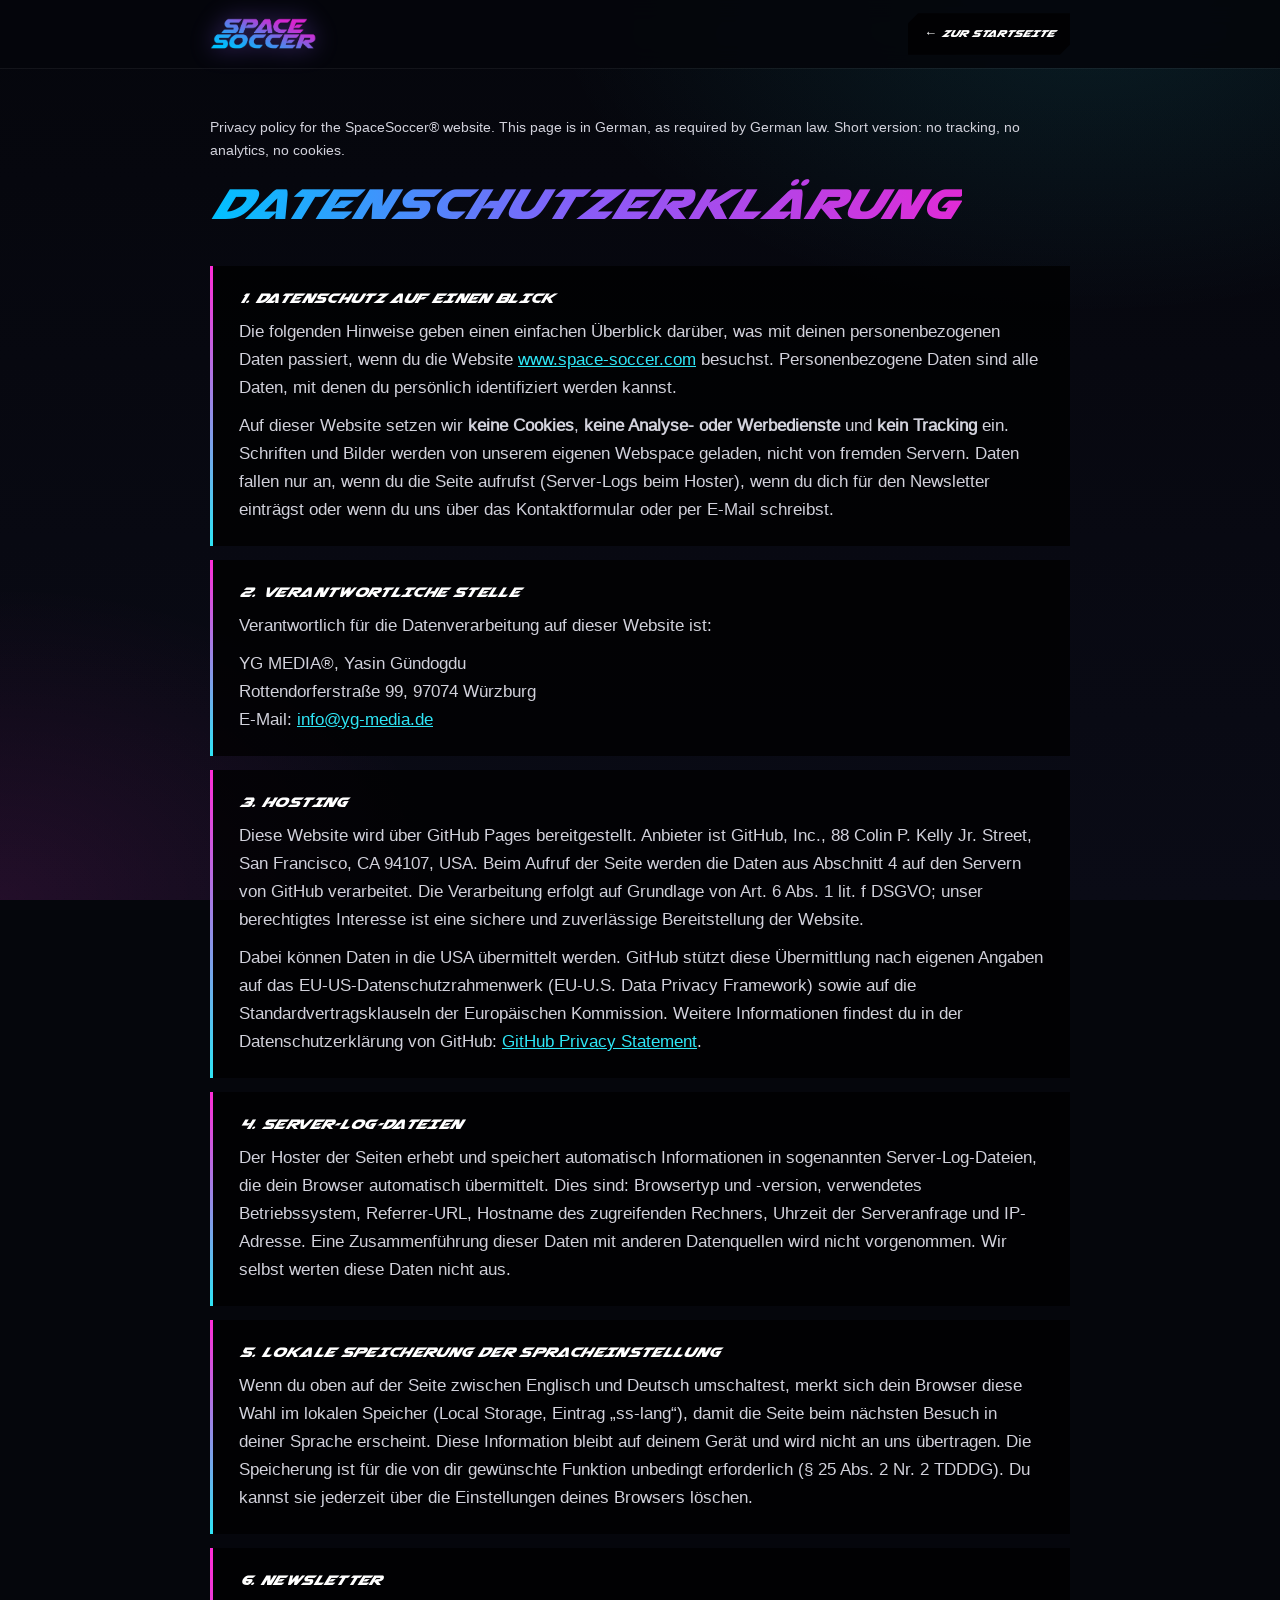
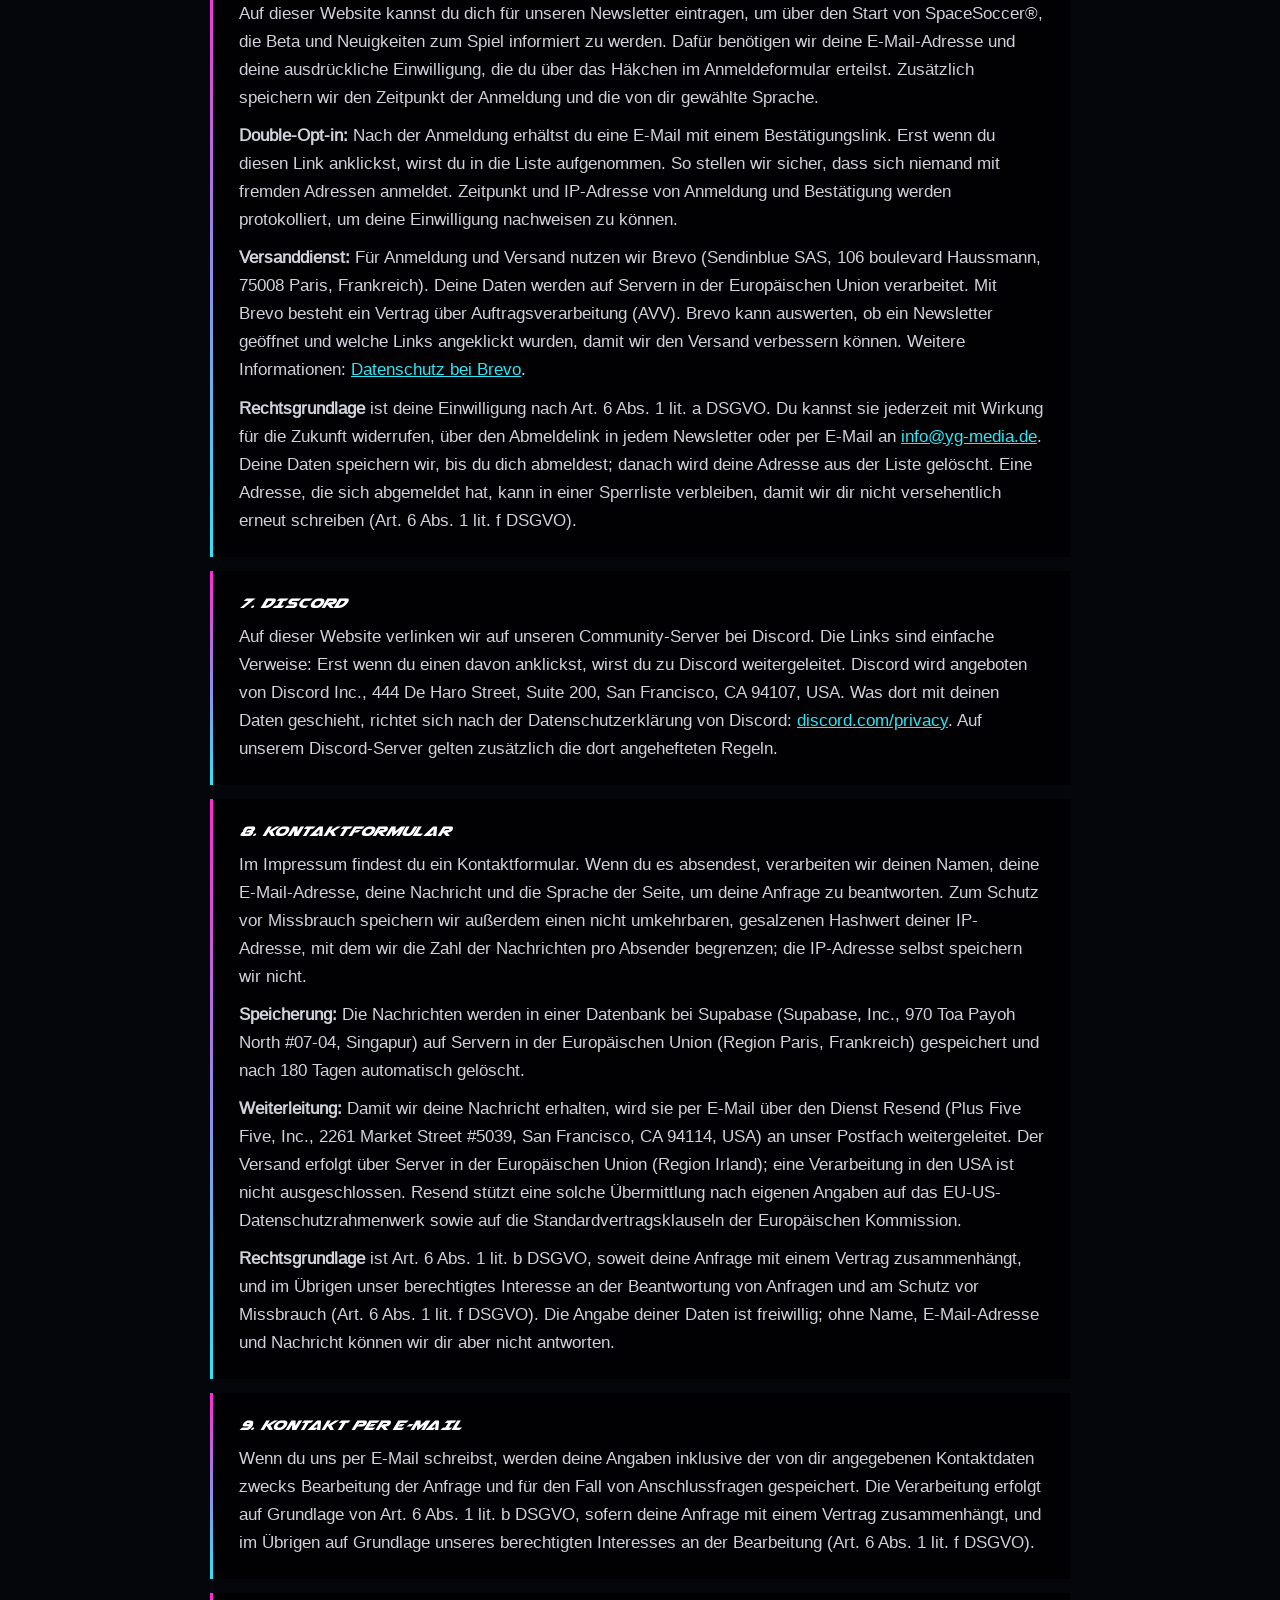
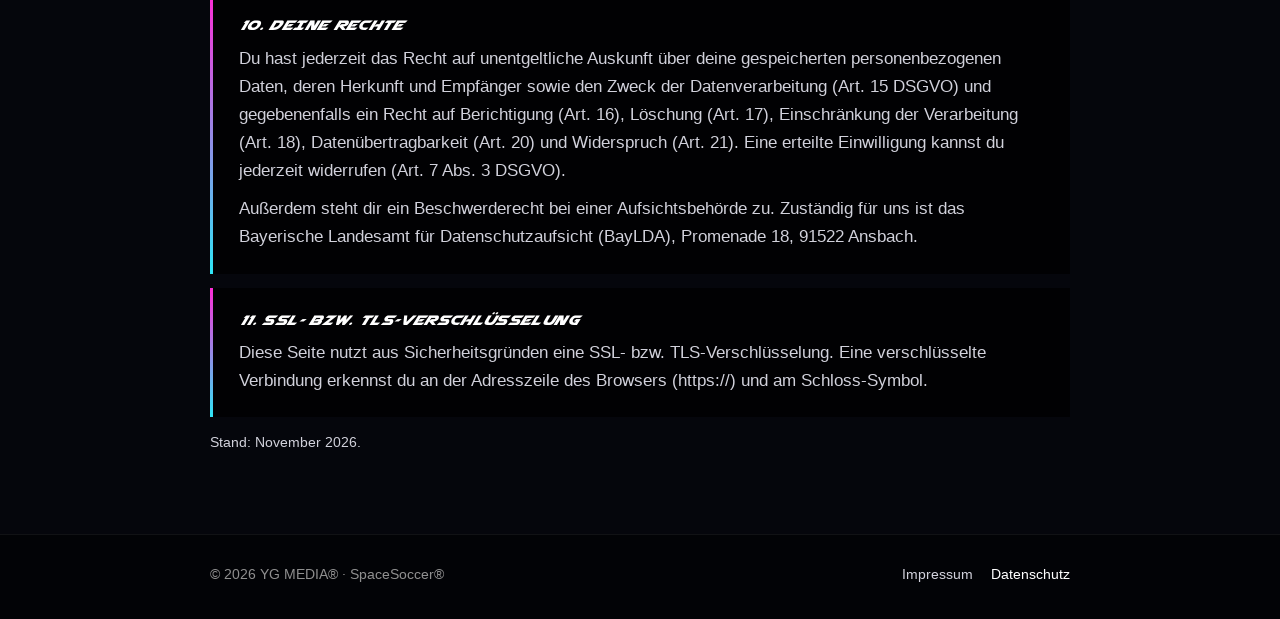
<file: datenschutz.html>
<!doctype html>
<html lang="de">
<head>
<meta charset="utf-8">
<meta name="viewport" content="width=device-width, initial-scale=1">
<title>Datenschutz · SpaceSoccer®</title>
<meta name="description" content="Datenschutzerklärung der Website von SpaceSoccer®.">
<meta name="robots" content="noindex, follow">
<meta name="theme-color" content="#05060c">
<link rel="icon" type="image/png" href="assets/img/app-icon.png">
<link rel="stylesheet" href="assets/legal.css">
</head>
<body>
<div class="space" aria-hidden="true"></div>
<header class="top">
  <div class="wrap top-inner">
    <a class="brand" href="./"><img src="assets/img/logo.png" alt="SpaceSoccer®" width="1125" height="358"></a>
    <a class="back cut" href="./">← Zur Startseite</a>
  </div>
</header>

<main class="wrap legal">
  <p class="note" lang="en">Privacy policy for the SpaceSoccer® website. This page is in German, as required by German law. Short version: no tracking, no analytics, no cookies.</p>
  <h1 class="display">Datenschutz&shy;erklärung</h1>

  <section>
    <h2 class="display">1. Datenschutz auf einen Blick</h2>
    <p>Die folgenden Hinweise geben einen einfachen Überblick darüber, was mit deinen personenbezogenen Daten passiert, wenn du die Website <a href="https://www.space-soccer.com">www.space-soccer.com</a> besuchst. Personenbezogene Daten sind alle Daten, mit denen du persönlich identifiziert werden kannst.</p>
    <p>Auf dieser Website setzen wir <strong>keine Cookies</strong>, <strong>keine Analyse- oder Werbedienste</strong> und <strong>kein Tracking</strong> ein. Schriften und Bilder werden von unserem eigenen Webspace geladen, nicht von fremden Servern. Daten fallen nur an, wenn du die Seite aufrufst (Server-Logs beim Hoster), wenn du dich für den Newsletter einträgst oder wenn du uns über das Kontaktformular oder per E-Mail schreibst.</p>
  </section>

  <section>
    <h2 class="display">2. Verantwortliche Stelle</h2>
    <p>Verantwortlich für die Datenverarbeitung auf dieser Website ist:</p>
    <p>YG MEDIA®, Yasin Gündogdu<br>Rottendorferstraße 99, 97074 Würzburg<br>E-Mail: <a href="mailto:info@yg-media.de">info@yg-media.de</a></p>
  </section>

  <section>
    <h2 class="display">3. Hosting</h2>
    <p>Diese Website wird über GitHub Pages bereitgestellt. Anbieter ist GitHub, Inc., 88 Colin P. Kelly Jr. Street, San Francisco, CA 94107, USA. Beim Aufruf der Seite werden die Daten aus Abschnitt 4 auf den Servern von GitHub verarbeitet. Die Verarbeitung erfolgt auf Grundlage von Art. 6 Abs. 1 lit. f DSGVO; unser berechtigtes Interesse ist eine sichere und zuverlässige Bereitstellung der Website.</p>
    <p>Dabei können Daten in die USA übermittelt werden. GitHub stützt diese Übermittlung nach eigenen Angaben auf das EU-US-Datenschutzrahmenwerk (EU-U.S. Data Privacy Framework) sowie auf die Standardvertragsklauseln der Europäischen Kommission. Weitere Informationen findest du in der Datenschutzerklärung von GitHub: <a href="https://docs.github.com/site-policy/privacy-policies/github-general-privacy-statement" rel="noopener">GitHub Privacy Statement</a>.</p>
  </section>

  <section>
    <h2 class="display">4. Server-Log-Dateien</h2>
    <p>Der Hoster der Seiten erhebt und speichert automatisch Informationen in sogenannten Server-Log-Dateien, die dein Browser automatisch übermittelt. Dies sind: Browsertyp und -version, verwendetes Betriebssystem, Referrer-URL, Hostname des zugreifenden Rechners, Uhrzeit der Serveranfrage und IP-Adresse. Eine Zusammenführung dieser Daten mit anderen Datenquellen wird nicht vorgenommen. Wir selbst werten diese Daten nicht aus.</p>
  </section>

  <section>
    <h2 class="display">5. Lokale Speicherung der Spracheinstellung</h2>
    <p>Wenn du oben auf der Seite zwischen Englisch und Deutsch umschaltest, merkt sich dein Browser diese Wahl im lokalen Speicher (Local Storage, Eintrag „ss-lang“), damit die Seite beim nächsten Besuch in deiner Sprache erscheint. Diese Information bleibt auf deinem Gerät und wird nicht an uns übertragen. Die Speicherung ist für die von dir gewünschte Funktion unbedingt erforderlich (§ 25 Abs. 2 Nr. 2 TDDDG). Du kannst sie jederzeit über die Einstellungen deines Browsers löschen.</p>
  </section>

  <section>
    <h2 class="display">6. Newsletter</h2>
    <p>Auf dieser Website kannst du dich für unseren Newsletter eintragen, um über den Start von SpaceSoccer®, die Beta und Neuigkeiten zum Spiel informiert zu werden. Dafür benötigen wir deine E-Mail-Adresse und deine ausdrückliche Einwilligung, die du über das Häkchen im Anmeldeformular erteilst. Zusätzlich speichern wir den Zeitpunkt der Anmeldung und die von dir gewählte Sprache.</p>
    <p><strong>Double-Opt-in:</strong> Nach der Anmeldung erhältst du eine E-Mail mit einem Bestätigungslink. Erst wenn du diesen Link anklickst, wirst du in die Liste aufgenommen. So stellen wir sicher, dass sich niemand mit fremden Adressen anmeldet. Zeitpunkt und IP-Adresse von Anmeldung und Bestätigung werden protokolliert, um deine Einwilligung nachweisen zu können.</p>
    <p><strong>Versanddienst:</strong> Für Anmeldung und Versand nutzen wir Brevo (Sendinblue SAS, 106 boulevard Haussmann, 75008 Paris, Frankreich). Deine Daten werden auf Servern in der Europäischen Union verarbeitet. Mit Brevo besteht ein Vertrag über Auftragsverarbeitung (AVV). Brevo kann auswerten, ob ein Newsletter geöffnet und welche Links angeklickt wurden, damit wir den Versand verbessern können. Weitere Informationen: <a href="https://www.brevo.com/de/legal/privacypolicy/" rel="noopener">Datenschutz bei Brevo</a>.</p>
    <p><strong>Rechtsgrundlage</strong> ist deine Einwilligung nach Art. 6 Abs. 1 lit. a DSGVO. Du kannst sie jederzeit mit Wirkung für die Zukunft widerrufen, über den Abmeldelink in jedem Newsletter oder per E-Mail an <a href="mailto:info@yg-media.de">info@yg-media.de</a>. Deine Daten speichern wir, bis du dich abmeldest; danach wird deine Adresse aus der Liste gelöscht. Eine Adresse, die sich abgemeldet hat, kann in einer Sperrliste verbleiben, damit wir dir nicht versehentlich erneut schreiben (Art. 6 Abs. 1 lit. f DSGVO).</p>
  </section>

  <section>
    <h2 class="display">7. Discord</h2>
    <p>Auf dieser Website verlinken wir auf unseren Community-Server bei Discord. Die Links sind einfache Verweise: Erst wenn du einen davon anklickst, wirst du zu Discord weitergeleitet. Discord wird angeboten von Discord Inc., 444 De Haro Street, Suite 200, San Francisco, CA 94107, USA. Was dort mit deinen Daten geschieht, richtet sich nach der Datenschutzerklärung von Discord: <a href="https://discord.com/privacy" rel="noopener">discord.com/privacy</a>. Auf unserem Discord-Server gelten zusätzlich die dort angehefteten Regeln.</p>
  </section>

  <section id="kontaktformular">
    <h2 class="display">8. Kontaktformular</h2>
    <p>Im Impressum findest du ein Kontaktformular. Wenn du es absendest, verarbeiten wir deinen Namen, deine E-Mail-Adresse, deine Nachricht und die Sprache der Seite, um deine Anfrage zu beantworten. Zum Schutz vor Missbrauch speichern wir außerdem einen nicht umkehrbaren, gesalzenen Hashwert deiner IP-Adresse, mit dem wir die Zahl der Nachrichten pro Absender begrenzen; die IP-Adresse selbst speichern wir nicht.</p>
    <p><strong>Speicherung:</strong> Die Nachrichten werden in einer Datenbank bei Supabase (Supabase, Inc., 970 Toa Payoh North #07-04, Singapur) auf Servern in der Europäischen Union (Region Paris, Frankreich) gespeichert und nach 180 Tagen automatisch gelöscht.</p>
    <p><strong>Weiterleitung:</strong> Damit wir deine Nachricht erhalten, wird sie per E-Mail über den Dienst Resend (Plus Five Five, Inc., 2261 Market Street #5039, San Francisco, CA 94114, USA) an unser Postfach weitergeleitet. Der Versand erfolgt über Server in der Europäischen Union (Region Irland); eine Verarbeitung in den USA ist nicht ausgeschlossen. Resend stützt eine solche Übermittlung nach eigenen Angaben auf das EU-US-Datenschutzrahmenwerk sowie auf die Standardvertragsklauseln der Europäischen Kommission.</p>
    <p><strong>Rechtsgrundlage</strong> ist Art. 6 Abs. 1 lit. b DSGVO, soweit deine Anfrage mit einem Vertrag zusammenhängt, und im Übrigen unser berechtigtes Interesse an der Beantwortung von Anfragen und am Schutz vor Missbrauch (Art. 6 Abs. 1 lit. f DSGVO). Die Angabe deiner Daten ist freiwillig; ohne Name, E-Mail-Adresse und Nachricht können wir dir aber nicht antworten.</p>
  </section>

  <section>
    <h2 class="display">9. Kontakt per E-Mail</h2>
    <p>Wenn du uns per E-Mail schreibst, werden deine Angaben inklusive der von dir angegebenen Kontaktdaten zwecks Bearbeitung der Anfrage und für den Fall von Anschlussfragen gespeichert. Die Verarbeitung erfolgt auf Grundlage von Art. 6 Abs. 1 lit. b DSGVO, sofern deine Anfrage mit einem Vertrag zusammenhängt, und im Übrigen auf Grundlage unseres berechtigten Interesses an der Bearbeitung (Art. 6 Abs. 1 lit. f DSGVO).</p>
  </section>

  <section>
    <h2 class="display">10. Deine Rechte</h2>
    <p>Du hast jederzeit das Recht auf unentgeltliche Auskunft über deine gespeicherten personenbezogenen Daten, deren Herkunft und Empfänger sowie den Zweck der Datenverarbeitung (Art. 15 DSGVO) und gegebenenfalls ein Recht auf Berichtigung (Art. 16), Löschung (Art. 17), Einschränkung der Verarbeitung (Art. 18), Datenübertragbarkeit (Art. 20) und Widerspruch (Art. 21). Eine erteilte Einwilligung kannst du jederzeit widerrufen (Art. 7 Abs. 3 DSGVO).</p>
    <p>Außerdem steht dir ein Beschwerderecht bei einer Aufsichtsbehörde zu. Zuständig für uns ist das Bayerische Landesamt für Datenschutzaufsicht (BayLDA), Promenade 18, 91522 Ansbach.</p>
  </section>

  <section>
    <h2 class="display">11. SSL- bzw. TLS-Verschlüsselung</h2>
    <p>Diese Seite nutzt aus Sicherheitsgründen eine SSL- bzw. TLS-Verschlüsselung. Eine verschlüsselte Verbindung erkennst du an der Adresszeile des Browsers (https://) und am Schloss-Symbol.</p>
  </section>

  <p class="note">Stand: November 2026.</p>
</main>

<footer>
  <div class="wrap foot">
    <p>© 2026 YG MEDIA® · SpaceSoccer®</p>
    <nav><a href="impressum.html">Impressum</a><a href="datenschutz.html" aria-current="page">Datenschutz</a></nav>
  </div>
</footer>
</body>
</html>
</file>
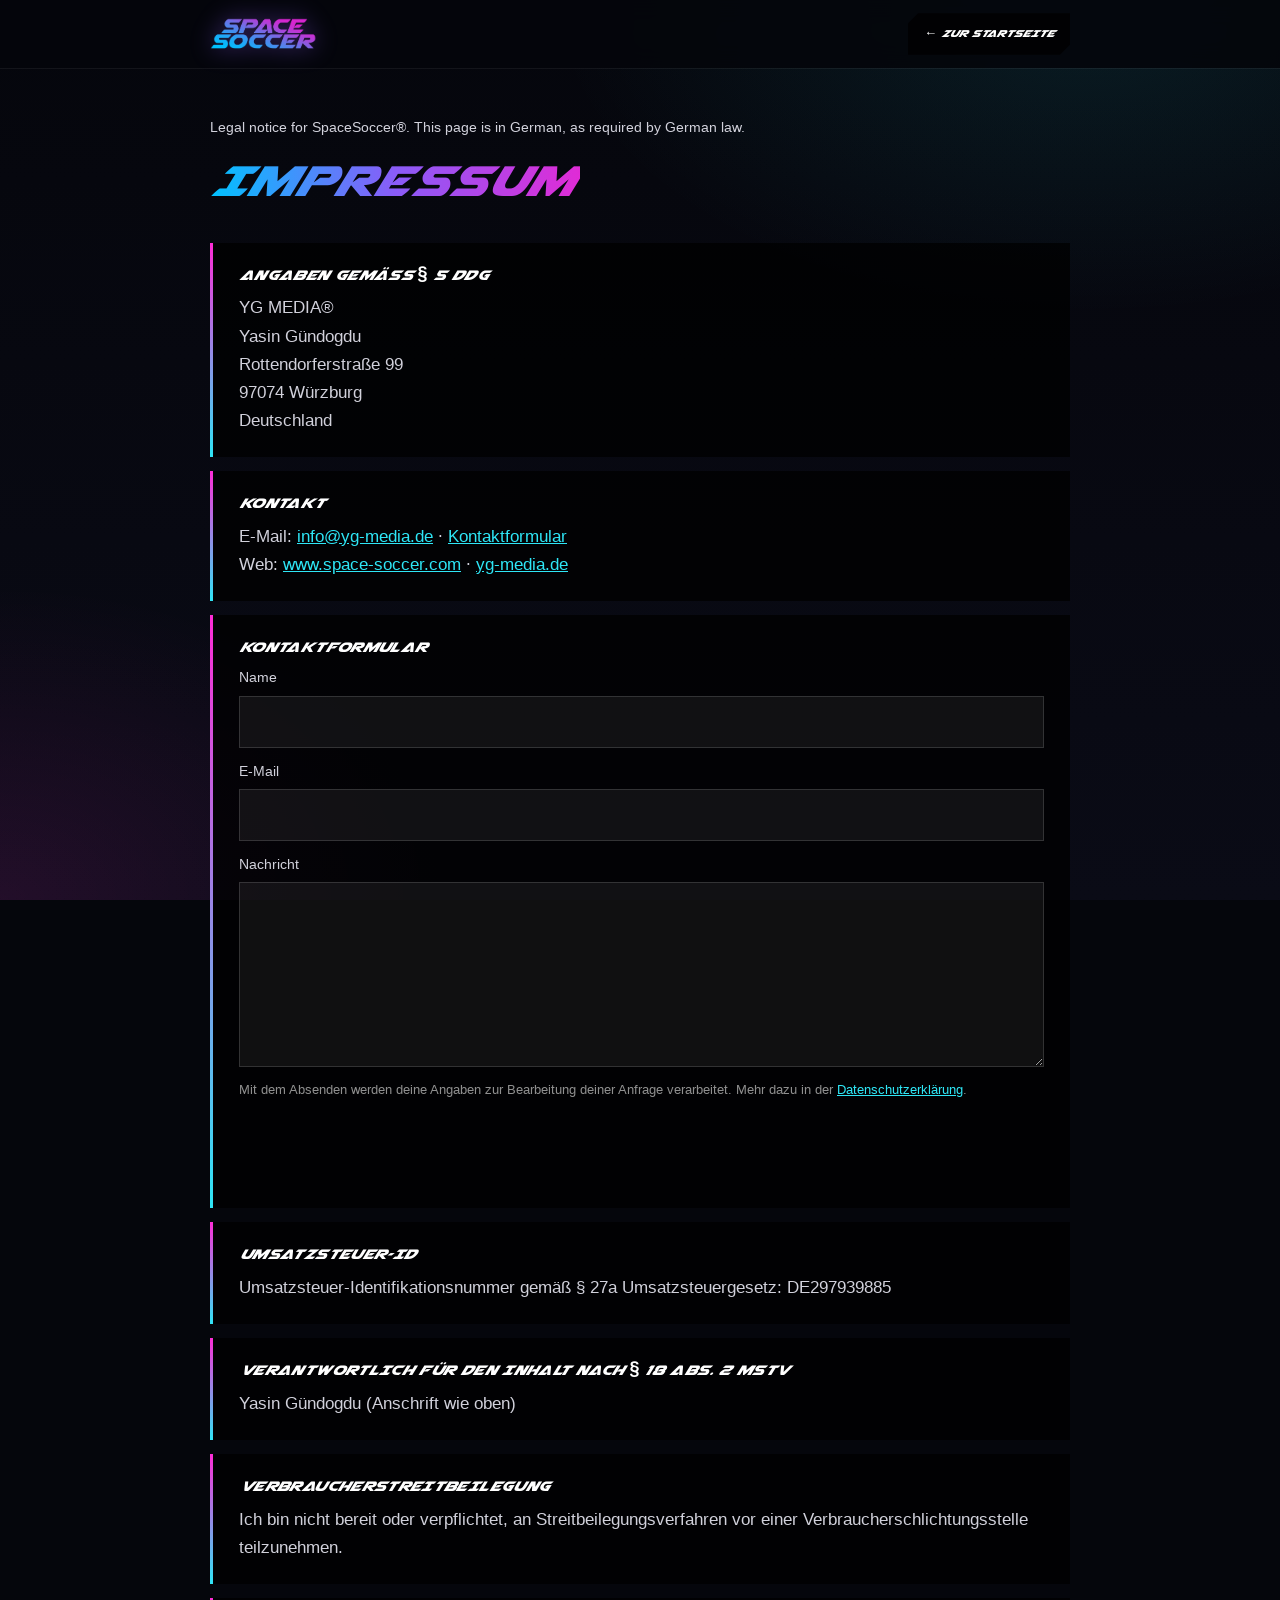
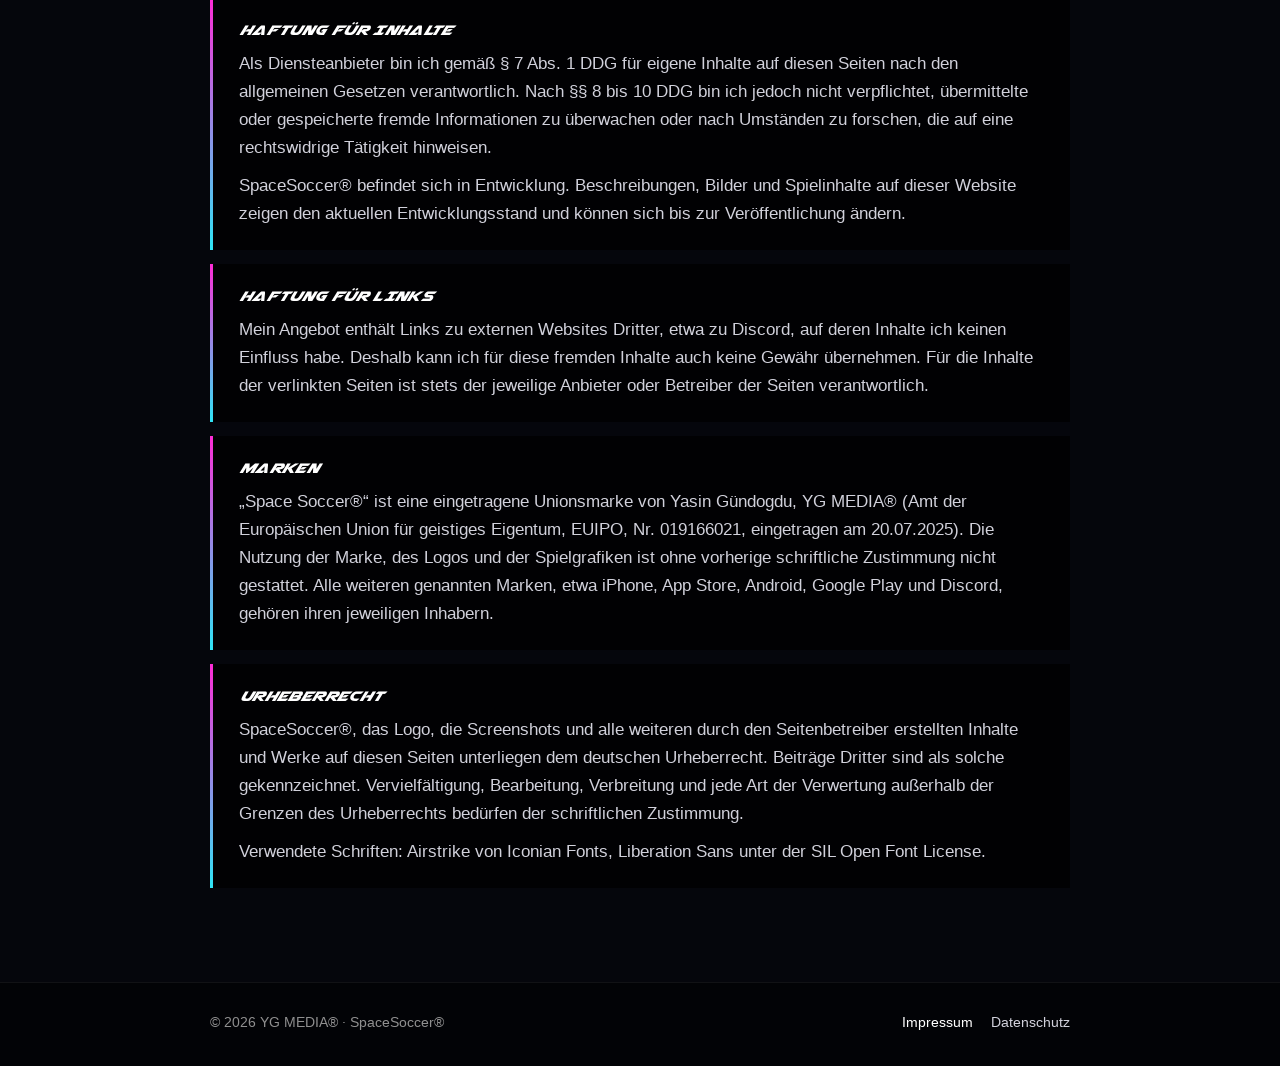
<file: impressum.html>
<!doctype html>
<html lang="de">
<head>
<meta charset="utf-8">
<meta name="viewport" content="width=device-width, initial-scale=1">
<title>Impressum · SpaceSoccer®</title>
<meta name="description" content="Impressum von SpaceSoccer®, einem Spiel von YG MEDIA.">
<meta name="robots" content="noindex, follow">
<meta name="theme-color" content="#05060c">
<link rel="icon" type="image/png" href="assets/img/app-icon.png">
<link rel="stylesheet" href="assets/legal.css">
</head>
<body>
<div class="space" aria-hidden="true"></div>
<header class="top">
  <div class="wrap top-inner">
    <a class="brand" href="./"><img src="assets/img/logo.png" alt="SpaceSoccer®" width="1125" height="358"></a>
    <a class="back cut" href="./">← Zur Startseite</a>
  </div>
</header>

<main class="wrap legal">
  <p class="note" lang="en">Legal notice for SpaceSoccer®. This page is in German, as required by German law.</p>
  <h1 class="display">Impressum</h1>

  <section>
    <h2 class="display">Angaben gemäß <span class="sym">§</span> 5 DDG</h2>
    <p>YG MEDIA®<br>Yasin Gündogdu<br>Rottendorferstraße 99<br>97074 Würzburg<br>Deutschland</p>
  </section>

  <section>
    <h2 class="display">Kontakt</h2>
    <p>E-Mail: <a href="mailto:info@yg-media.de">info@yg-media.de</a> · <a href="#kontakt">Kontaktformular</a><br>
    Web: <a href="https://www.space-soccer.com">www.space-soccer.com</a> · <a href="https://www.yg-media.de" rel="noopener">yg-media.de</a></p>
  </section>

  <section id="kontakt" hidden>
    <h2 class="display">Kontaktformular</h2>
    <form class="contact" id="contact-form" novalidate>
      <label>Name<input name="name" type="text" maxlength="100" autocomplete="name" required></label>
      <label>E-Mail<input name="email" type="email" maxlength="200" autocomplete="email" required></label>
      <label>Nachricht<textarea name="message" rows="6" maxlength="4000" required></textarea></label>
      <div class="hp" aria-hidden="true"><label>Leer lassen <input name="website" type="text" tabindex="-1" autocomplete="off"></label></div>
      <p class="small">Mit dem Absenden werden deine Angaben zur Bearbeitung deiner Anfrage verarbeitet. Mehr dazu in der <a href="datenschutz.html#kontaktformular">Datenschutzerklärung</a>.</p>
      <button class="send cut" type="submit">Nachricht senden</button>
      <p class="form-status" id="contact-status" role="status"></p>
    </form>
  </section>

  <section>
    <h2 class="display">Umsatzsteuer-ID</h2>
    <p>Umsatzsteuer-Identifikationsnummer gemäß § 27a Umsatzsteuergesetz: DE297939885</p>
  </section>

  <section>
    <h2 class="display">Verantwortlich für den Inhalt nach <span class="sym">§</span> 18 Abs. 2 MStV</h2>
    <p>Yasin Gündogdu (Anschrift wie oben)</p>
  </section>

  <section>
    <h2 class="display">Verbraucherstreitbeilegung</h2>
    <p>Ich bin nicht bereit oder verpflichtet, an Streitbeilegungsverfahren vor einer Verbraucherschlichtungsstelle teilzunehmen.</p>
  </section>

  <section>
    <h2 class="display">Haftung für Inhalte</h2>
    <p>Als Diensteanbieter bin ich gemäß § 7 Abs. 1 DDG für eigene Inhalte auf diesen Seiten nach den allgemeinen Gesetzen verantwortlich. Nach §§ 8 bis 10 DDG bin ich jedoch nicht verpflichtet, übermittelte oder gespeicherte fremde Informationen zu überwachen oder nach Umständen zu forschen, die auf eine rechtswidrige Tätigkeit hinweisen.</p>
    <p>SpaceSoccer® befindet sich in Entwicklung. Beschreibungen, Bilder und Spielinhalte auf dieser Website zeigen den aktuellen Entwicklungsstand und können sich bis zur Veröffentlichung ändern.</p>
  </section>

  <section>
    <h2 class="display">Haftung für Links</h2>
    <p>Mein Angebot enthält Links zu externen Websites Dritter, etwa zu Discord, auf deren Inhalte ich keinen Einfluss habe. Deshalb kann ich für diese fremden Inhalte auch keine Gewähr übernehmen. Für die Inhalte der verlinkten Seiten ist stets der jeweilige Anbieter oder Betreiber der Seiten verantwortlich.</p>
  </section>

  <section>
    <h2 class="display">Marken</h2>
    <p>„Space Soccer®“ ist eine eingetragene Unionsmarke von Yasin Gündogdu, YG MEDIA® (Amt der Europäischen Union für geistiges Eigentum, EUIPO, Nr. 019166021, eingetragen am 20.07.2025). Die Nutzung der Marke, des Logos und der Spielgrafiken ist ohne vorherige schriftliche Zustimmung nicht gestattet. Alle weiteren genannten Marken, etwa iPhone, App Store, Android, Google Play und Discord, gehören ihren jeweiligen Inhabern.</p>
  </section>

  <section>
    <h2 class="display">Urheberrecht</h2>
    <p>SpaceSoccer®, das Logo, die Screenshots und alle weiteren durch den Seitenbetreiber erstellten Inhalte und Werke auf diesen Seiten unterliegen dem deutschen Urheberrecht. Beiträge Dritter sind als solche gekennzeichnet. Vervielfältigung, Bearbeitung, Verbreitung und jede Art der Verwertung außerhalb der Grenzen des Urheberrechts bedürfen der schriftlichen Zustimmung.</p>
    <p>Verwendete Schriften: Airstrike von Iconian Fonts, Liberation Sans unter der SIL Open Font License.</p>
  </section>
</main>

<footer>
  <div class="wrap foot">
    <p>© 2026 YG MEDIA® · SpaceSoccer®</p>
    <nav><a href="impressum.html" aria-current="page">Impressum</a><a href="datenschutz.html">Datenschutz</a></nav>
  </div>
</footer>
<script>
/* Contact form: posts to the Supabase function public.submit_contact (project "SpaceSocer", EU).
   The publishable key is meant to be public; the table itself is closed to the public by RLS. */
(function () {
  var CONTACT_LIVE = true;
  var RPC = "https://ljwassddjbpuzpgrizci.supabase.co/rest/v1/rpc/submit_contact";
  var KEY = "sb_publishable_giJRa38zeVPKZQIxf2mN1Q_PQF3wIxI";
  if (!CONTACT_LIVE) return;
  var box = document.getElementById("kontakt"), form = document.getElementById("contact-form"), status = document.getElementById("contact-status");
  box.hidden = false;
  function say(text, ok) { status.textContent = text; status.className = "form-status " + (ok ? "ok" : "err"); }
  form.addEventListener("submit", function (e) {
    e.preventDefault();
    var f = form.elements, name = f.name.value.trim(), email = f.email.value.trim(), message = f.message.value.trim();
    if (!name) { say("Bitte gib deinen Namen an."); f.name.focus(); return; }
    if (!/^[^\s@]+@[^\s@]+\.[^\s@]{2,}$/.test(email)) { say("Bitte gib eine gültige E-Mail-Adresse an."); f.email.focus(); return; }
    if (message.length < 10) { say("Bitte schreib uns ein paar Worte mehr."); f.message.focus(); return; }
    var btn = form.querySelector("button"); btn.disabled = true; say("Wird gesendet …", true);
    fetch(RPC, { method: "POST", headers: { "content-type": "application/json", "apikey": KEY },
      body: JSON.stringify({ p_name: name, p_email: email, p_message: message, p_lang: "de", p_website: f.website.value }) })
      .then(function (r) { return r.json(); })
      .then(function (j) {
        if (j && j.ok) { say("Danke! Deine Nachricht ist angekommen, wir melden uns.", true); form.reset(); }
        else if (j && j.error === "rate") { say("Zu viele Nachrichten in kurzer Zeit. Bitte versuch es gleich noch einmal."); }
        else if (j && j.error === "email") { say("Bitte gib eine gültige E-Mail-Adresse an."); }
        else { say("Da ist etwas schiefgegangen. Schreib uns gern direkt an info@yg-media.de."); }
      })
      .catch(function () { say("Da ist etwas schiefgegangen. Schreib uns gern direkt an info@yg-media.de."); })
      .then(function () { btn.disabled = false; });
  });
})();
</script>
</body>
</html>
</file>
<file: assets/legal.css>
/* Shared styles for the legal pages (Impressum, Datenschutz). Same fonts and colours as the main page. */
@font-face { font-family: "Airstrike"; src: url("fonts/Airstrike-Regular.ttf") format("truetype"); font-display: swap; }
@font-face { font-family: "Liberation Sans"; src: local("Liberation Sans"), url("fonts/LiberationSans.ttf") format("truetype"); font-display: swap; }

:root {
  --bg: #05060c;
  --bg-2: #0a0b16;
  --surface: rgba(0, 0, 0, .75);
  --body: #d1d1db;
  --caption: #8f8f8f;
  --neon-pink: #ff2bd6;
  --neon-cyan: #2ee6f6;
  --grad-logo: linear-gradient(90deg, #00c2ff 0%, #8a5cf8 50%, #e02bd6 100%);
  --gutter: clamp(16px, 4vw, 48px);
}
* { box-sizing: border-box; }
body { margin: 0; background: var(--bg); color: #fff; font-family: "Liberation Sans", Arial, Helvetica, sans-serif; font-size: 17px; line-height: 1.65; -webkit-font-smoothing: antialiased; }
img { max-width: 100%; height: auto; display: block; }
a { color: var(--neon-cyan); }
a:hover { color: #fff; }
.space {
  position: fixed; inset: 0; z-index: -1; pointer-events: none;
  background:
    radial-gradient(60% 50% at 85% 0%, rgba(46, 230, 246, .10), transparent 70%),
    radial-gradient(50% 50% at 0% 100%, rgba(255, 43, 214, .10), transparent 70%),
    linear-gradient(180deg, var(--bg) 0%, var(--bg-2) 100%);
}
.wrap { width: min(860px, 100% - 2 * var(--gutter)); margin-inline: auto; }
.cut { --cut: 10px; clip-path: polygon(var(--cut) 0, 100% 0, 100% calc(100% - var(--cut)), calc(100% - var(--cut)) 100%, 0 100%, 0 var(--cut)); }
.display { font-family: "Airstrike", "Arial Black", Impact, sans-serif; font-style: italic; font-weight: 400; text-transform: uppercase; letter-spacing: .02em; line-height: 1.1; }

.top { position: sticky; top: 0; z-index: 10; background: rgba(5, 6, 12, .9); backdrop-filter: blur(12px); -webkit-backdrop-filter: blur(12px); box-shadow: 0 1px 0 rgba(255, 255, 255, .06); }
.top-inner { display: flex; align-items: center; justify-content: space-between; gap: 16px; height: 68px; }
.brand img { height: 34px; width: auto; filter: drop-shadow(0 0 12px rgba(140, 90, 250, .45)); }
.back { color: #fff; text-decoration: none; background: var(--surface); padding: 10px 16px; font-family: "Airstrike", sans-serif; font-style: italic; text-transform: uppercase; font-size: 13px; }

.legal { padding: 48px 0 80px; }
.note { color: var(--caption); font-size: 14px; margin: 0 0 18px; }
h1.display { font-size: clamp(34px, 6vw, 56px); margin: 0 0 32px; background: var(--grad-logo); -webkit-background-clip: text; background-clip: text; color: transparent; padding-right: .14em; display: inline-block; }
.legal section { background: var(--surface); padding: 22px 26px; margin-bottom: 14px; border-left: 3px solid; border-image: linear-gradient(180deg, var(--neon-pink), var(--neon-cyan)) 1; }
.legal h2 { font-size: 18px; margin: 0 0 10px; }
.legal h2 .sym { font-family: "Liberation Sans", Arial, sans-serif; font-style: normal; font-weight: 700; }
.legal p, .legal li { color: var(--body); margin: 0 0 10px; }
.legal p:last-child, .legal ul:last-child { margin-bottom: 0; }
.legal ul { padding-left: 20px; margin: 0 0 10px; }

footer { padding: 28px 0 32px; border-top: 1px solid rgba(255, 255, 255, .06); background: rgba(0, 0, 0, .45); }
.foot { display: flex; flex-wrap: wrap; justify-content: space-between; gap: 12px; color: var(--caption); font-size: 14px; }
.foot p { margin: 0; }
.foot nav { display: flex; gap: 18px; }
.foot a { color: var(--body); text-decoration: none; }
.foot a[aria-current="page"] { color: #fff; }

@media (max-width: 560px) {
  body { font-size: 16px; }
  .legal section { padding: 18px 18px; }
  .brand img { height: 28px; }
}

/* Contact form */
.contact { display: grid; gap: 12px; }
.contact label { display: grid; gap: 6px; color: var(--body); font-size: 14px; }
.contact input, .contact textarea { background: rgba(255, 255, 255, .06); border: 1px solid rgba(255, 255, 255, .14); border-radius: 0; color: #fff; padding: 12px 14px; font: inherit; font-size: 16px; resize: vertical; }
.contact input:focus, .contact textarea:focus { outline: none; border-color: var(--neon-cyan); box-shadow: 0 0 0 2px rgba(46, 230, 246, .25); }
.contact .small { font-size: 13px; color: var(--caption); margin: 0; }
.contact .send { justify-self: start; border: 0; cursor: pointer; color: #fff; padding: 13px 24px; background: linear-gradient(100deg, #f8c62e 0%, #eaa514 70%, #e39710 100%); font-family: "Airstrike", sans-serif; font-style: italic; text-transform: uppercase; font-size: 15px; }
.contact .send:disabled { opacity: .6; cursor: progress; }
.form-status { min-height: 22px; margin: 0; font-size: 15px; }
.form-status.ok { color: #7dffb1; }
.form-status.err { color: #ff8fa3; }
.hp { position: absolute; left: -9999px; width: 1px; height: 1px; overflow: hidden; }

.legal section { scroll-margin-top: 84px; }
</file>
